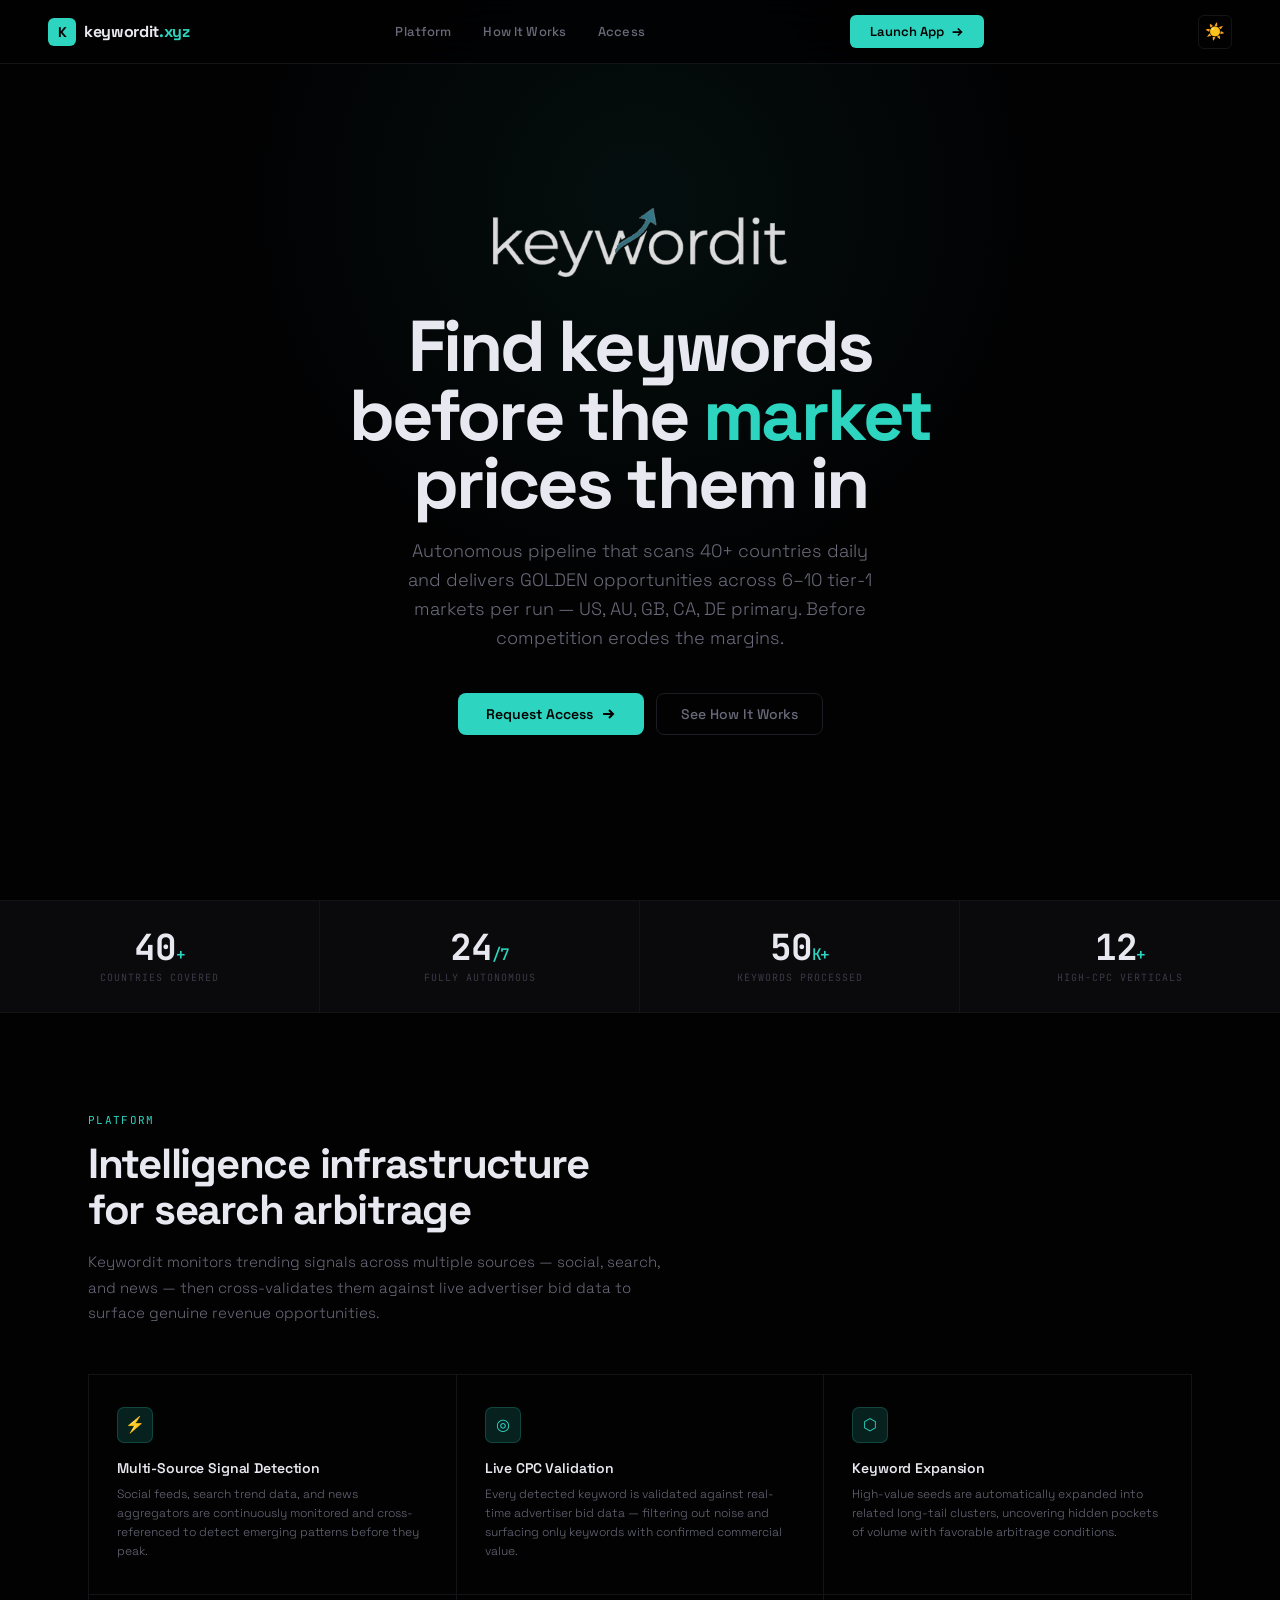
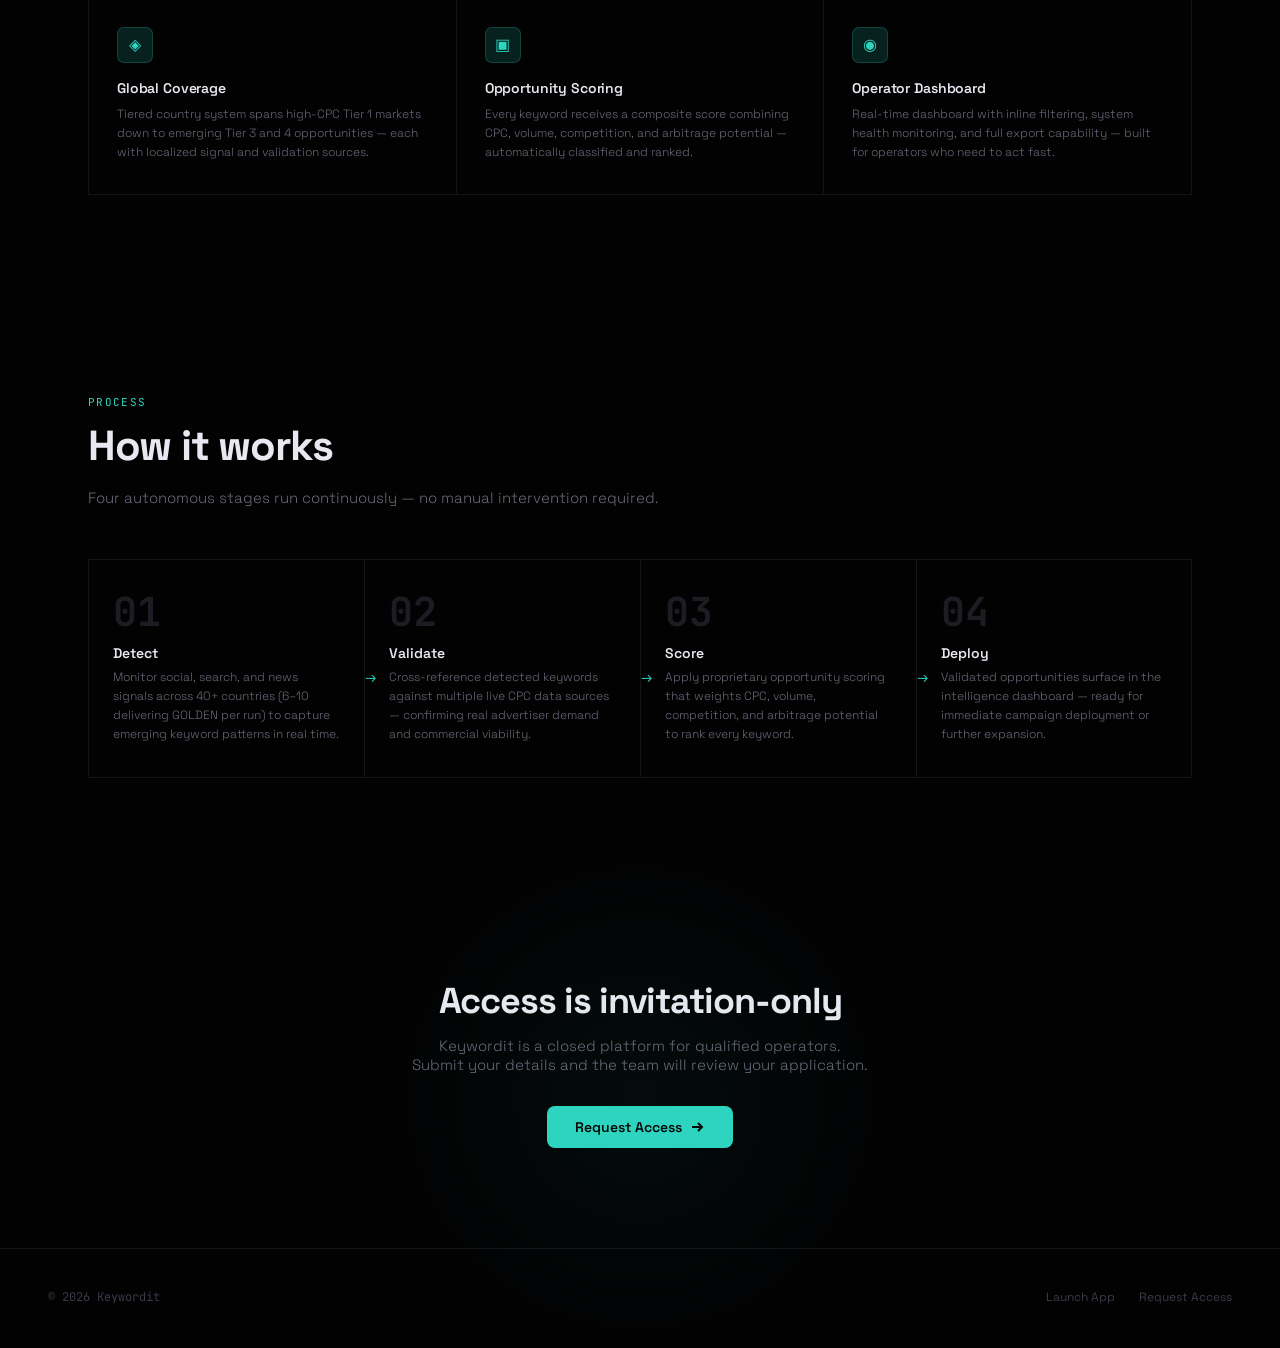
<file: index.html>
<!DOCTYPE html>
<html lang="en" data-theme="dark">
<head>
<meta charset="UTF-8">
<meta name="viewport" content="width=device-width, initial-scale=1.0">
<meta name="description" content="Keywordit — AI-powered media buying arbitrage research dashboard">
<link rel="icon" href="data:image/svg+xml,<svg xmlns='http://www.w3.org/2000/svg' viewBox='0 0 100 100'><text y='.9em' font-size='90'>🔑</text></svg>">
<title>Keywordit — Search Arbitrage Intelligence</title>
<link rel="stylesheet" href="shared/base.css">
<link rel="preconnect" href="https://fonts.googleapis.com">
<link href="https://fonts.googleapis.com/css2?family=Space+Grotesk:wght@300;400;500;600;700&family=JetBrains+Mono:wght@400;500;600;700&display=swap" rel="stylesheet">
<style>
*, *::before, *::after { box-sizing: border-box; margin: 0; padding: 0; }

[data-theme="dark"] {
  --bg: #020203;
  --surface: #0a0a0c;
  --border: #141418;
  --border-light: #1c1c22;
  --text: #e8e8f0;
  --text-dim: #6a6a7a;
  --text-muted: #3a3a48;
  --teal: #2dd4bf;
  --teal-glow: rgba(45,212,191,0.15);
  --teal-glow-strong: rgba(45,212,191,0.25);
  --nav-bg: rgba(2,2,3,0.85);
  --shadow-dropdown: 0 12px 40px rgba(0,0,0,0.7);
}
[data-theme="light"] {
  --bg: #f5f5f7;
  --surface: #ffffff;
  --border: #dcdce4;
  --border-light: #e8e8f0;
  --text: #1a1a2e;
  --text-dim: #5a5a70;
  --text-muted: #9a9ab0;
  --teal: #0d9488;
  --teal-glow: rgba(13,148,136,0.10);
  --teal-glow-strong: rgba(13,148,136,0.18);
  --nav-bg: rgba(245,245,247,0.88);
  --shadow-dropdown: 0 8px 32px rgba(0,0,0,0.10);
}
:root {
  --font: 'Space Grotesk', -apple-system, sans-serif;
  --mono: 'JetBrains Mono', monospace;
}

html { font-size: 16px; scroll-behavior: smooth; }
body {
  font-family: var(--font);
  background: var(--bg);
  color: var(--text);
  overflow-x: hidden;
  -webkit-font-smoothing: antialiased;
  transition: background 0.3s, color 0.3s;
}
a { color: var(--teal); text-decoration: none; }

/* Theme toggle */
.theme-toggle {
  background: transparent;
  border: 1px solid var(--border);
  color: var(--text-dim);
  width: 34px; height: 34px;
  border-radius: 6px;
  display: flex; align-items: center; justify-content: center;
  cursor: pointer; transition: all 0.2s;
  flex-shrink: 0; margin-left: 8px;
}
.theme-toggle:hover { border-color: var(--text-muted); color: var(--text); }
.theme-toggle svg { width: 16px; height: 16px; }
[data-theme="dark"] .theme-toggle .icon-sun { display: block; }
[data-theme="dark"] .theme-toggle .icon-moon { display: none; }
[data-theme="light"] .theme-toggle .icon-sun { display: none; }
[data-theme="light"] .theme-toggle .icon-moon { display: block; }

/* ═══ NAV ═══ */
nav {
  position: fixed; top: 0; left: 0; right: 0; z-index: 100;
  display: flex; align-items: center; justify-content: space-between;
  padding: 0 48px; height: 64px;
  background: var(--nav-bg);
  backdrop-filter: blur(20px);
  border-bottom: 1px solid var(--border);
}
.nav-logo {
  display: flex; align-items: center; gap: 8px;
  font-weight: 700; font-size: 16px; letter-spacing: -0.02em;
}
.nav-logo-icon {
  width: 28px; height: 28px;
  background: var(--teal);
  border-radius: 6px;
  display: flex; align-items: center; justify-content: center;
  color: #000; font-weight: 800; font-size: 14px;
}
.nav-logo-dot { color: var(--teal); }
.nav-links { display: flex; align-items: center; gap: 32px; }
.nav-links a {
  font-size: 13px; color: var(--text-dim); font-weight: 500;
  letter-spacing: 0.01em; transition: color 0.2s;
}
.nav-links a:hover { color: var(--text); }
.btn-launch {
  display: inline-flex; align-items: center; gap: 6px;
  background: var(--teal); color: #000;
  padding: 8px 20px; border-radius: 6px;
  font-size: 13px; font-weight: 600;
  border: none; cursor: pointer; transition: all 0.2s;
}
.btn-launch:hover { box-shadow: 0 0 24px var(--teal-glow-strong); transform: translateY(-1px); }
.btn-launch svg { width: 14px; height: 14px; }

/* ═══ HERO ═══ */
.hero {
  min-height: 100vh;
  display: flex; flex-direction: column;
  align-items: center; justify-content: center;
  text-align: center;
  padding: 120px 24px 80px;
  position: relative; overflow: hidden;
}
.hero::before {
  content: '';
  position: absolute;
  top: -200px; left: 50%; transform: translateX(-50%);
  width: 800px; height: 800px;
  background: radial-gradient(circle, var(--teal-glow) 0%, transparent 70%);
  pointer-events: none; opacity: 0.4;
}
.hero-logo {
  margin-bottom: 32px;
  position: relative;
  line-height: 0;
}
.hero-logo-img {
  width: clamp(200px, 28vw, 300px);
  height: auto;
  max-height: 90px;
  object-fit: contain;
  display: block;
  margin: 0 auto;
}
[data-theme="dark"] .hero-logo-img.for-light { display: none; }
[data-theme="dark"] .hero-logo-img.for-dark { display: block; }
[data-theme="light"] .hero-logo-img.for-light { display: block; }
[data-theme="light"] .hero-logo-img.for-dark { display: none; }
h1 {
  font-size: clamp(36px, 6vw, 72px);
  font-weight: 700; letter-spacing: -0.04em;
  line-height: 0.95; margin-bottom: 20px; position: relative;
}
h1 .accent { color: var(--teal); }
.hero-sub {
  font-size: clamp(15px, 1.8vw, 18px);
  color: var(--text-dim); max-width: 480px;
  line-height: 1.6; font-weight: 300; margin-bottom: 40px;
}
.hero-ctas {
  display: flex; gap: 12px; align-items: center; position: relative;
}
.btn-hero-primary {
  display: inline-flex; align-items: center; gap: 7px;
  background: var(--teal); color: #000;
  padding: 12px 28px; border-radius: 8px;
  font-size: 14px; font-weight: 600;
  border: none; cursor: pointer; transition: all 0.25s;
}
.btn-hero-primary:hover { box-shadow: 0 0 40px var(--teal-glow-strong); transform: translateY(-2px); }
.btn-hero-secondary {
  display: inline-flex; align-items: center;
  background: transparent;
  border: 1px solid var(--border-light);
  color: var(--text-dim);
  padding: 11px 24px; border-radius: 8px;
  font-size: 14px; font-weight: 500;
  cursor: pointer; transition: all 0.2s;
}
.btn-hero-secondary:hover { border-color: var(--text-dim); color: var(--text); }

/* ═══ METRICS BAR — CSS Grid forces horizontal ═══ */
.metrics-bar {
  display: grid;
  grid-template-columns: repeat(4, 1fr);
  border-top: 1px solid var(--border);
  border-bottom: 1px solid var(--border);
  background: var(--surface);
}
.metric-item {
  padding: 28px 24px;
  text-align: center;
  border-right: 1px solid var(--border);
}
.metric-item:last-child { border-right: none; }
.metric-number {
  font-size: 36px; font-weight: 700;
  letter-spacing: -0.03em;
  color: var(--text);
  font-family: var(--mono);
  line-height: 1;
}
.metric-number .unit { font-size: 16px; color: var(--teal); font-weight: 500; }
.metric-label {
  font-size: 10px; color: var(--text-muted);
  text-transform: uppercase; letter-spacing: 0.1em;
  margin-top: 6px; font-family: var(--mono);
}

/* ═══ SECTIONS ═══ */
.section {
  padding: 100px 48px; max-width: 1200px; margin: 0 auto;
}
.section-label {
  font-size: 11px; color: var(--teal);
  text-transform: uppercase; letter-spacing: 0.12em;
  font-family: var(--mono); margin-bottom: 14px;
}
.section-title {
  font-size: clamp(26px, 3.5vw, 42px);
  font-weight: 700; letter-spacing: -0.03em;
  line-height: 1.1; margin-bottom: 16px;
}
.section-desc {
  font-size: 15px; color: var(--text-dim);
  line-height: 1.7; max-width: 580px; font-weight: 300;
}

/* ═══ FEATURES GRID ═══ */
.features-grid {
  display: grid; grid-template-columns: repeat(3, 1fr);
  gap: 1px; background: var(--border);
  border: 1px solid var(--border); margin-top: 48px;
}
.feature-card {
  background: var(--bg); padding: 32px 28px;
  transition: background 0.3s;
}
.feature-card:hover { background: var(--surface); }
.feature-icon {
  width: 36px; height: 36px;
  background: var(--teal-glow);
  border: 1px solid rgba(45,212,191,0.2);
  border-radius: 7px;
  display: flex; align-items: center; justify-content: center;
  margin-bottom: 16px; color: var(--teal); font-size: 16px;
}
.feature-title {
  font-size: 14px; font-weight: 600;
  margin-bottom: 8px; letter-spacing: -0.01em;
}
.feature-desc {
  font-size: 12px; color: var(--text-dim);
  line-height: 1.6; font-weight: 300;
}

/* ═══ STEPS ═══ */
.steps-grid {
  display: grid; grid-template-columns: repeat(4, 1fr);
  gap: 0; margin-top: 48px;
}
.step-card {
  padding: 32px 24px;
  border: 1px solid var(--border); border-right: none;
  position: relative;
}
.step-card:last-child { border-right: 1px solid var(--border); }
.step-number {
  font-size: 40px; font-weight: 700;
  color: var(--border-light); font-family: var(--mono);
  margin-bottom: 12px; line-height: 1;
}
.step-title { font-size: 14px; font-weight: 600; margin-bottom: 6px; }
.step-desc { font-size: 12px; color: var(--text-dim); line-height: 1.6; font-weight: 300; }
.step-connector {
  position: absolute; top: 50%; right: -12px;
  color: var(--teal); font-size: 14px; z-index: 2;
}

/* ═══ CTA ═══ */
.cta-section {
  text-align: center; padding: 100px 48px; position: relative;
}
.cta-section::before {
  content: '';
  position: absolute;
  bottom: -100px; left: 50%; transform: translateX(-50%);
  width: 500px; height: 500px;
  background: radial-gradient(circle, var(--teal-glow) 0%, transparent 70%);
  pointer-events: none; opacity: 0.3;
}
.cta-title {
  font-size: clamp(24px, 3.5vw, 36px);
  font-weight: 700; letter-spacing: -0.03em; margin-bottom: 12px;
}
.cta-desc {
  font-size: 15px; color: var(--text-dim);
  margin-bottom: 32px; font-weight: 300;
}

/* ═══ FOOTER ═══ */
footer {
  border-top: 1px solid var(--border);
  padding: 40px 48px;
  display: flex; align-items: center; justify-content: space-between;
}
.footer-left { font-size: 12px; color: var(--text-muted); font-family: var(--mono); }
.footer-right { display: flex; gap: 24px; }
.footer-right a { font-size: 12px; color: var(--text-muted); transition: color 0.2s; }
.footer-right a:hover { color: var(--text-dim); }

/* ═══ HAMBURGER ═══ */
.hamburger { display: none; background: none; border: none; color: var(--text); font-size: 24px; cursor: pointer; padding: 8px; }

/* ═══ RESPONSIVE ═══ */
@media (max-width: 900px) {
  .hamburger { display: block; }
  .nav-links.open { display: flex !important; flex-direction: column; position: absolute; top: 64px; left: 0; right: 0; background: var(--nav-bg, var(--bg)); padding: 16px; gap: 16px; border-bottom: 1px solid var(--border); }
  nav { padding: 0 20px; }
  .nav-links { display: none; }
  .section { padding: 80px 20px; }
  .features-grid { grid-template-columns: 1fr; }
  .steps-grid { grid-template-columns: 1fr 1fr; }
  .step-card { border-right: 1px solid var(--border) !important; }
  .step-connector { display: none; }
  .metrics-bar { grid-template-columns: repeat(2, 1fr); }
  .metric-item:nth-child(2) { border-right: none; }
  .metric-item:nth-child(1), .metric-item:nth-child(2) { border-bottom: 1px solid var(--border); }
  footer { flex-direction: column; gap: 16px; text-align: center; }
}
@media (max-width: 500px) {
  .steps-grid { grid-template-columns: 1fr; }
  .hero-ctas { flex-direction: column; }
}

/* ═══ ANIMATIONS ═══ */
@keyframes fadeUp {
  from { opacity: 0; transform: translateY(30px); }
  to { opacity: 1; transform: translateY(0); }
}
.hero-logo, h1, .hero-sub, .hero-ctas {
  animation: fadeUp 0.8s ease-out forwards; opacity: 0;
}
h1 { animation-delay: 0.1s; }
.hero-sub { animation-delay: 0.2s; }
.hero-ctas { animation-delay: 0.3s; }

@keyframes pulse {
  0%, 100% { opacity: 1; }
  50% { opacity: 0.4; }
}
</style>
</head>
<body>

<!-- NAV -->
<nav>
  <a href="landing.html" class="nav-logo" style="text-decoration:none;color:inherit;">
    <div class="nav-logo-icon">K</div>
    <span>keywordit<span class="nav-logo-dot">.xyz</span></span>
  </a>
  <button class="hamburger" aria-label="Menu" onclick="document.querySelector('.nav-links').classList.toggle('open')">&#9776;</button>
  <div class="nav-links">
    <a href="#value">Platform</a>
    <a href="#how">How It Works</a>
    <a href="#access">Access</a>
  </div>
  <a href="login.html" class="btn-launch" role="button">
    Launch App
    <svg viewBox="0 0 16 16" fill="none" stroke="currentColor" stroke-width="2"><path d="M3 8h10M9 4l4 4-4 4"/></svg>
  </a>
  <button class="theme-toggle" id="theme-toggle" title="Toggle theme" aria-label="Toggle theme">
    <svg class="icon-sun" viewBox="0 0 20 20" fill="currentColor"><path d="M10 2a1 1 0 011 1v1a1 1 0 11-2 0V3a1 1 0 011-1zm4.22 1.78a1 1 0 011.41 0l.71.71a1 1 0 11-1.41 1.41l-.71-.71a1 1 0 010-1.41zM18 9a1 1 0 110 2h-1a1 1 0 110-2h1zM3 9a1 1 0 110 2H2a1 1 0 110-2h1zm13.93 5.51a1 1 0 01-.02 1.41l-.71.71a1 1 0 11-1.41-1.41l.71-.71a1 1 0 011.43-.01zM4.78 14.78a1 1 0 011.41 0l.01.01a1 1 0 11-1.41 1.41l-.01-.01a1 1 0 010-1.41zM10 14a4 4 0 100-8 4 4 0 000 8zm0-2a2 2 0 110-4 2 2 0 010 4zm0 4a1 1 0 011 1v1a1 1 0 11-2 0v-1a1 1 0 011-1z"/></svg>
    <svg class="icon-moon" viewBox="0 0 20 20" fill="currentColor"><path d="M17.293 13.293A8 8 0 016.707 2.707a8.001 8.001 0 1010.586 10.586z"/></svg>
  </button>
</nav>

<!-- HERO -->
<section class="hero">
  <div class="hero-logo">
    <img src="logo-dark.png" class="hero-logo-img for-dark" alt="keywordit">
    <img src="logo-light.png" class="hero-logo-img for-light" alt="keywordit">
  </div>
  <h1>
    Find keywords<br>
    before the <span class="accent">market</span><br>
    prices them in
  </h1>
  <p class="hero-sub">
    Autonomous pipeline that scans 40+ countries daily and delivers GOLDEN
    opportunities across 6&ndash;10 tier-1 markets per run &mdash; US, AU, GB,
    CA, DE primary. Before competition erodes the margins.
  </p>
  <div class="hero-ctas">
    <a href="login.html?tab=request" class="btn-hero-primary" role="button">
      Request Access
      <svg viewBox="0 0 16 16" fill="none" stroke="currentColor" stroke-width="2" style="width:16px;height:16px"><path d="M3 8h10M9 4l4 4-4 4"/></svg>
    </a>
    <a href="#how" class="btn-hero-secondary" role="button">See How It Works</a>
  </div>
</section>

<!-- METRICS BAR -->
<div class="metrics-bar">
  <div class="metric-item">
    <div class="metric-number">40<span class="unit">+</span></div>
    <div class="metric-label">Countries Covered</div>
  </div>
  <div class="metric-item">
    <div class="metric-number">24<span class="unit">/7</span></div>
    <div class="metric-label">Fully Autonomous</div>
  </div>
  <div class="metric-item">
    <div class="metric-number">50<span class="unit">K+</span></div>
    <div class="metric-label">Keywords Processed</div>
  </div>
  <div class="metric-item">
    <div class="metric-number">12<span class="unit">+</span></div>
    <div class="metric-label">High-CPC Verticals</div>
  </div>
</div>

<!-- VALUE SECTION -->
<section class="section" id="value">
  <div class="section-label">Platform</div>
  <h2 class="section-title">Intelligence infrastructure<br>for search arbitrage</h2>
  <p class="section-desc">
    Keywordit monitors trending signals across multiple sources — social, search, 
    and news — then cross-validates them against live advertiser bid data to surface 
    genuine revenue opportunities.
  </p>

  <div class="features-grid">
    <div class="feature-card">
      <div class="feature-icon">⚡</div>
      <div class="feature-title">Multi-Source Signal Detection</div>
      <div class="feature-desc">Social feeds, search trend data, and news aggregators are continuously monitored and cross-referenced to detect emerging patterns before they peak.</div>
    </div>
    <div class="feature-card">
      <div class="feature-icon">◎</div>
      <div class="feature-title">Live CPC Validation</div>
      <div class="feature-desc">Every detected keyword is validated against real-time advertiser bid data — filtering out noise and surfacing only keywords with confirmed commercial value.</div>
    </div>
    <div class="feature-card">
      <div class="feature-icon">⬡</div>
      <div class="feature-title">Keyword Expansion</div>
      <div class="feature-desc">High-value seeds are automatically expanded into related long-tail clusters, uncovering hidden pockets of volume with favorable arbitrage conditions.</div>
    </div>
    <div class="feature-card">
      <div class="feature-icon">◈</div>
      <div class="feature-title">Global Coverage</div>
      <div class="feature-desc">Tiered country system spans high-CPC Tier 1 markets down to emerging Tier 3 and 4 opportunities — each with localized signal and validation sources.</div>
    </div>
    <div class="feature-card">
      <div class="feature-icon">▣</div>
      <div class="feature-title">Opportunity Scoring</div>
      <div class="feature-desc">Every keyword receives a composite score combining CPC, volume, competition, and arbitrage potential — automatically classified and ranked.</div>
    </div>
    <div class="feature-card">
      <div class="feature-icon">◉</div>
      <div class="feature-title">Operator Dashboard</div>
      <div class="feature-desc">Real-time dashboard with inline filtering, system health monitoring, and full export capability — built for operators who need to act fast.</div>
    </div>
  </div>
</section>

<!-- HOW IT WORKS -->
<section class="section" id="how">
  <div class="section-label">Process</div>
  <h2 class="section-title">How it works</h2>
  <p class="section-desc">
    Four autonomous stages run continuously — no manual intervention required.
  </p>

  <div class="steps-grid">
    <div class="step-card">
      <div class="step-number">01</div>
      <div class="step-title">Detect</div>
      <div class="step-desc">Monitor social, search, and news signals across 40+ countries (6&ndash;10 delivering GOLDEN per run) to capture emerging keyword patterns in real time.</div>
      <span class="step-connector">→</span>
    </div>
    <div class="step-card">
      <div class="step-number">02</div>
      <div class="step-title">Validate</div>
      <div class="step-desc">Cross-reference detected keywords against multiple live CPC data sources — confirming real advertiser demand and commercial viability.</div>
      <span class="step-connector">→</span>
    </div>
    <div class="step-card">
      <div class="step-number">03</div>
      <div class="step-title">Score</div>
      <div class="step-desc">Apply proprietary opportunity scoring that weights CPC, volume, competition, and arbitrage potential to rank every keyword.</div>
      <span class="step-connector">→</span>
    </div>
    <div class="step-card">
      <div class="step-number">04</div>
      <div class="step-title">Deploy</div>
      <div class="step-desc">Validated opportunities surface in the intelligence dashboard — ready for immediate campaign deployment or further expansion.</div>
    </div>
  </div>
</section>

<!-- CTA -->
<section class="cta-section" id="access">
  <h2 class="cta-title">Access is invitation-only</h2>
  <p class="cta-desc">
    Keywordit is a closed platform for qualified operators.<br>
    Submit your details and the team will review your application.
  </p>
  <a href="login.html?tab=request" class="btn-hero-primary" role="button">
    Request Access
    <svg viewBox="0 0 16 16" fill="none" stroke="currentColor" stroke-width="2" style="width:16px;height:16px"><path d="M3 8h10M9 4l4 4-4 4"/></svg>
  </a>
</section>

<!-- FOOTER -->
<footer>
  <div class="footer-left">© 2026 Keywordit</div>
  <div class="footer-right">
    <a href="login.html">Launch App</a>
    <a href="login.html?tab=request">Request Access</a>
  </div>
</footer>

<script src="shared/theme.js"></script>
<script src="shared/palette.js"></script>
</body>
</html>
</file>
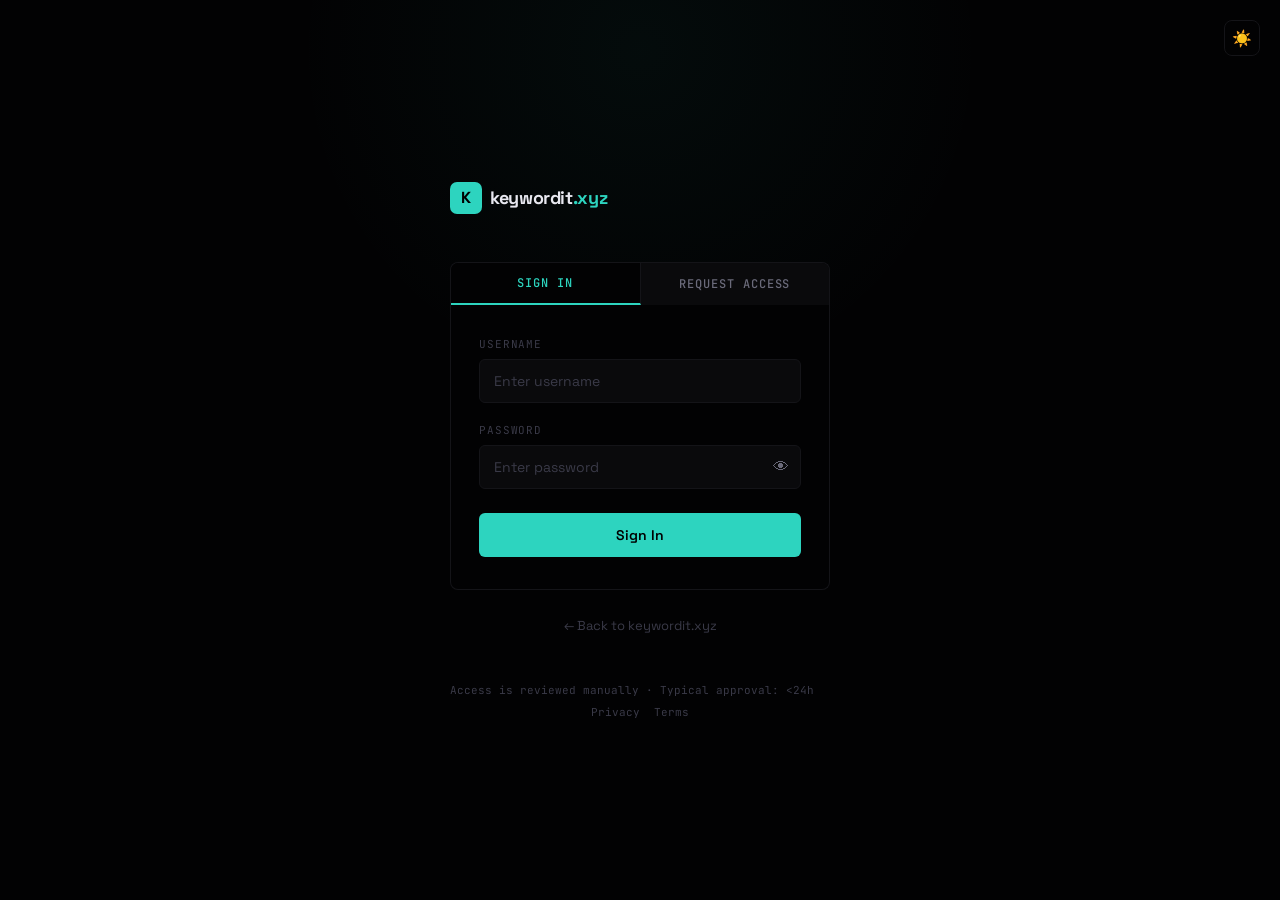
<file: login.html>
<!DOCTYPE html>
<html lang="en" data-theme="dark">
<head>
<meta charset="UTF-8">
<meta name="viewport" content="width=device-width, initial-scale=1.0">
<meta name="description" content="Keywordit — AI-powered media buying arbitrage research dashboard">
<link rel="icon" href="data:image/svg+xml,<svg xmlns='http://www.w3.org/2000/svg' viewBox='0 0 100 100'><text y='.9em' font-size='90'>🔑</text></svg>">
<title>Keywordit · Access</title>
<link rel="stylesheet" href="shared/base.css">
<link rel="preconnect" href="https://fonts.googleapis.com">
<link href="https://fonts.googleapis.com/css2?family=Space+Grotesk:wght@300;400;500;600;700&family=JetBrains+Mono:wght@400;500;600;700&display=swap" rel="stylesheet">
<style>

/* F-053: respect prefers-reduced-motion. Collapses every animation /
   transition / scroll-behavior to ~instant for users who've set the OS
   preference. Spinner-as-static-icon is acceptable because we still have
   aria-busy + disabled state for non-visual feedback. */
@media (prefers-reduced-motion: reduce) {
  *, *::before, *::after {
    animation-duration: 0.01ms !important;
    animation-iteration-count: 1 !important;
    transition-duration: 0.01ms !important;
    scroll-behavior: auto !important;
  }
}
*, *::before, *::after { box-sizing: border-box; margin: 0; padding: 0; }
[data-theme="dark"] {
  --bg: #020203;
  --surface: #0a0a0c;
  --border: #141418;
  --border-light: #1c1c22;
  --text: #e8e8f0;
  --text-dim: #6a6a7a;
  --text-muted: #3a3a48;
  --teal: #2dd4bf;
  --teal-glow: rgba(45,212,191,0.15);
  --red: #ef4444;
  --green: #22c55e;
}
[data-theme="light"] {
  --bg: #f5f5f7;
  --surface: #ffffff;
  --border: #dcdce4;
  --border-light: #e8e8f0;
  --text: #1a1a2e;
  --text-dim: #5a5a70;
  --text-muted: #9a9ab0;
  --teal: #0d9488;
  --teal-glow: rgba(13,148,136,0.10);
  --red: #dc2626;
  --green: #16a34a;
}
:root {
  --font: 'Space Grotesk', -apple-system, sans-serif;
  --mono: 'JetBrains Mono', monospace;
}
html { font-size: 16px; }
body {
  font-family: var(--font);
  background: var(--bg);
  color: var(--text);
  min-height: 100vh;
  display: flex;
  flex-direction: column;
  align-items: center;
  justify-content: center;
  -webkit-font-smoothing: antialiased;
  position: relative;
  overflow-y: auto;
  transition: background 0.3s, color 0.3s;
}
body::before {
  content: '';
  position: absolute;
  top: -300px; left: 50%; transform: translateX(-50%);
  width: 700px; height: 700px;
  background: radial-gradient(circle, var(--teal-glow) 0%, transparent 70%);
  pointer-events: none;
  opacity: 0.3;
}

/* Logo */
.logo-area {
  display: flex; align-items: center; gap: 8px;
  margin-bottom: 48px;
  position: relative;
}
.logo-icon {
  width: 32px; height: 32px;
  background: var(--teal);
  border-radius: 7px;
  display: flex; align-items: center; justify-content: center;
  color: #000; font-weight: 800; font-size: 16px;
}
.logo-text { font-weight: 700; font-size: 18px; letter-spacing: -0.02em; }
.logo-dot { color: var(--teal); }

/* Auth container */
.auth-container {
  width: 380px;
  max-width: 90vw;
  position: relative;
}

/* Tabs */
.auth-tabs {
  display: flex;
  border: 1px solid var(--border);
  border-bottom: none;
  border-radius: 8px 8px 0 0;
  overflow: hidden;
}
.auth-tab {
  flex: 1;
  padding: 12px;
  background: var(--surface);
  border: none;
  color: var(--text-dim);
  font-family: var(--mono);
  font-size: 12px;
  font-weight: 500;
  text-transform: uppercase;
  letter-spacing: 0.08em;
  cursor: pointer;
  transition: all 0.2s;
  border-right: 1px solid var(--border);
}
.auth-tab:last-child { border-right: none; }
.auth-tab:hover { color: var(--text); }
.auth-tab.active {
  background: var(--bg);
  color: var(--teal);
  border-bottom: 2px solid var(--teal);
}

/* Form panels */
.auth-panel {
  display: none;
  background: var(--bg);
  border: 1px solid var(--border);
  border-top: none;
  border-radius: 0 0 8px 8px;
  padding: 32px 28px;
}
.auth-panel.active { display: block; }

.form-group {
  margin-bottom: 20px;
}
.form-label {
  display: block;
  font-size: 11px;
  color: var(--text-muted);
  text-transform: uppercase;
  letter-spacing: 0.08em;
  font-family: var(--mono);
  margin-bottom: 8px;
}
.form-input {
  width: 100%;
  background: var(--surface);
  border: 1px solid var(--border);
  color: var(--text);
  padding: 12px 14px;
  border-radius: 6px;
  font-size: 14px;
  font-family: var(--font);
  outline: none;
  transition: border-color 0.2s;
}
.form-input:focus { border-color: var(--teal); }
.form-input::placeholder { color: var(--text-muted); }

.form-textarea {
  width: 100%;
  background: var(--surface);
  border: 1px solid var(--border);
  color: var(--text);
  padding: 12px 14px;
  border-radius: 6px;
  font-size: 13px;
  font-family: var(--font);
  outline: none;
  transition: border-color 0.2s;
  resize: vertical;
  min-height: 60px;
}
.form-textarea:focus { border-color: var(--teal); }
.form-textarea::placeholder { color: var(--text-muted); }

.btn-submit {
  width: 100%;
  background: var(--teal);
  border: none;
  color: #000;
  padding: 13px;
  border-radius: 6px;
  font-size: 14px;
  font-weight: 600;
  font-family: var(--font);
  cursor: pointer;
  transition: all 0.2s;
  margin-top: 4px;
}
.btn-submit:hover { box-shadow: 0 0 24px var(--teal-glow); }
.btn-submit:disabled { opacity: 0.5; cursor: default; }

/* Messages */
.msg {
  padding: 10px 14px;
  border-radius: 6px;
  font-size: 13px;
  margin-bottom: 16px;
  display: none;
}
.msg.error { display: block; background: rgba(239,68,68,0.1); border: 1px solid rgba(239,68,68,0.2); color: #f87171; }
.msg.success { display: block; background: rgba(34,197,94,0.1); border: 1px solid rgba(34,197,94,0.2); color: #4ade80; }
.msg.info { display: block; background: var(--teal-glow); border: 1px solid rgba(45,212,191,0.2); color: var(--teal); }

/* Back link */
.back-link {
  margin-top: 24px;
  text-align: center;
}
.back-link a {
  font-size: 13px;
  color: var(--text-muted);
  text-decoration: none;
  transition: color 0.2s;
}
.back-link a:hover { color: var(--text-dim); }

/* Footer */
.login-footer {
  margin-top: 48px;
  font-size: 11px;
  color: var(--text-muted);
  font-family: var(--mono);
}
/* F-022: legal-links row. Privacy/Terms live on the marketing site
   (keywordit.xyz/gh-pages), so links are absolute, not relative. */
.login-footer-links {
  margin-top: 8px;
  font-size: 11px;
  font-family: var(--mono);
  display: flex;
  gap: 14px;
  justify-content: center;
  flex-wrap: wrap;
}
.login-footer-links a {
  color: var(--text-muted);
  text-decoration: none;
}
.login-footer-links a:hover,
.login-footer-links a:focus { color: var(--text-dim); text-decoration: underline; }

@keyframes fadeIn {
  from { opacity: 0; transform: translateY(16px); }
  to { opacity: 1; transform: translateY(0); }
}
.logo-area, .auth-container, .back-link, .login-footer {
  animation: fadeIn 0.6s ease-out forwards;
  opacity: 0;
}
.auth-container { animation-delay: 0.1s; }
.back-link { animation-delay: 0.2s; }
.login-footer { animation-delay: 0.25s; }

/* Theme toggle */
.theme-toggle {
  position: fixed; top: 20px; right: 20px;
  background: transparent;
  border: 1px solid var(--border);
  color: var(--text-dim);
  width: 36px; height: 36px;
  border-radius: 8px;
  display: flex; align-items: center; justify-content: center;
  cursor: pointer; z-index: 100;
  transition: all 0.2s;
}
.theme-toggle:hover { border-color: var(--text-muted); color: var(--text); }
.theme-toggle svg { width: 16px; height: 16px; }
[data-theme="dark"] .theme-toggle .icon-sun { display: block; }
[data-theme="dark"] .theme-toggle .icon-moon { display: none; }
[data-theme="light"] .theme-toggle .icon-sun { display: none; }
[data-theme="light"] .theme-toggle .icon-moon { display: block; }

/* F-018: inline per-field error message. Hidden by default; .visible reveals.
   Pairs with aria-invalid="true" set by validateRequest() on submit. */
.field-error {
  display: none;
  font-size: 12px;
  color: var(--red);
  margin-top: 4px;
  font-family: var(--font);
  line-height: 1.3;
}
.field-error.visible { display: block; }
.form-input[aria-invalid="true"],
.form-textarea[aria-invalid="true"] {
  border-color: var(--red);
}

/* F-019: success confirmation block. Only shown after a Request Access
   POST resolves; replaces the form area inside #panel-request. role="status"
   alone (NO aria-live) — role implies polite live; doubling causes
   double-announcement (Wave 3 antipattern lesson). */
.confirm-block {
  background: rgba(34,197,94,0.08);
  border: 1px solid rgba(34,197,94,0.25);
  border-radius: 8px;
  padding: 20px 24px;
  font-size: 14px;
  color: var(--text);
  line-height: 1.55;
  margin-top: 12px;
}
.confirm-block .confirm-title {
  font-size: 15px; font-weight: 600;
  color: var(--green);
  margin-bottom: 10px;
  display: flex; align-items: center; gap: 8px;
}
.confirm-block strong {
  color: var(--text);
  font-weight: 600;
}

/* F-002: submit-button busy state — inline spinner + dimmed label.
   Pairs with aria-busy="true" set by setBtnBusy() in JS. */
.btn-busy { cursor: wait; opacity: 0.85; }
.btn-busy::before {
  content: ''; display: inline-block;
  width: 12px; height: 12px; margin-right: 8px; vertical-align: -2px;
  border: 2px solid currentColor; border-top-color: transparent;
  border-radius: 50%;
  animation: btn-spin 0.7s linear infinite;
}
@keyframes btn-spin { to { transform: rotate(360deg); } }

/* F-005: visually-hidden utility for sr-only headings. */
.sr-only {
  position: absolute; width: 1px; height: 1px;
  padding: 0; margin: -1px; overflow: hidden; clip: rect(0,0,0,0);
  white-space: nowrap; border: 0;
}

/* Skip-link CSS — keep in sync with other pages until shared/skip-link.css exists (Wave 4 candidate). */
.skip-link {
  position: absolute; top: -40px; left: 8px;
  padding: 8px 14px;
  background: var(--accent, #4f46e5); color: #fff;
  font-family: var(--font-mono, monospace); font-size: 12px;
  border-radius: 4px; text-decoration: none;
  z-index: 10000;
}
.skip-link:focus { top: 8px; outline: 2px solid #fff; outline-offset: 2px; }
</style>
</head>
<body>

<!-- F-051: skip-link. First focusable element; visible only on keyboard focus. -->
<a href="#main-content" class="skip-link">Skip to main content</a>

<button class="theme-toggle" id="theme-toggle" title="Toggle theme" aria-label="Toggle theme">
  <svg class="icon-sun" aria-hidden="true" viewBox="0 0 20 20" fill="currentColor"><path d="M10 2a1 1 0 011 1v1a1 1 0 11-2 0V3a1 1 0 011-1zm4.22 1.78a1 1 0 011.41 0l.71.71a1 1 0 11-1.41 1.41l-.71-.71a1 1 0 010-1.41zM18 9a1 1 0 110 2h-1a1 1 0 110-2h1zM3 9a1 1 0 110 2H2a1 1 0 110-2h1zm13.93 5.51a1 1 0 01-.02 1.41l-.71.71a1 1 0 11-1.41-1.41l.71-.71a1 1 0 011.43-.01zM4.78 14.78a1 1 0 011.41 0l.01.01a1 1 0 11-1.41 1.41l-.01-.01a1 1 0 010-1.41zM10 14a4 4 0 100-8 4 4 0 000 8zm0-2a2 2 0 110-4 2 2 0 010 4zm0 4a1 1 0 011 1v1a1 1 0 11-2 0v-1a1 1 0 011-1z"/></svg>
  <svg class="icon-moon" aria-hidden="true" viewBox="0 0 20 20" fill="currentColor"><path d="M17.293 13.293A8 8 0 016.707 2.707a8.001 8.001 0 1010.586 10.586z"/></svg>
</button>

<main id="main-content" tabindex="-1">

<h1 class="sr-only">Sign in to Keywordit</h1>

<div class="logo-area">
  <div class="logo-icon">K</div>
  <span class="logo-text">keywordit<span class="logo-dot">.xyz</span></span>
</div>

<div class="auth-container">
  <div class="auth-tabs" role="tablist" aria-label="Authentication mode">
    <button class="auth-tab active" id="tab-login" onclick="switchTab('login')" role="tab" aria-selected="true" aria-controls="panel-login" tabindex="0">Sign In</button>
    <button class="auth-tab" id="tab-request" onclick="switchTab('request')" role="tab" aria-selected="false" aria-controls="panel-request" tabindex="-1">Request Access</button>
  </div>

  <!-- LOGIN -->
  <div class="auth-panel active" id="panel-login" role="tabpanel" aria-labelledby="tab-login">
    <h2 class="sr-only">Sign in</h2>
    <div class="msg" id="login-msg" role="alert"></div>
    <form id="form-login">
      <div class="form-group">
        <label class="form-label" for="login-user">Username</label>
        <input class="form-input" type="text" id="login-user" placeholder="Enter username" autocomplete="username" required aria-required="true">
      </div>
      <div class="form-group">
        <label class="form-label" for="login-pass">Password</label>
        <div style="position:relative;">
          <input class="form-input" type="password" id="login-pass" placeholder="Enter password" autocomplete="current-password" style="padding-right:40px;" required aria-required="true">
          <button type="button" onclick="togglePassVis('login-pass', this)" style="position:absolute;right:8px;top:50%;transform:translateY(-50%);background:none;border:none;color:var(--text-dim);cursor:pointer;font-size:16px;padding:4px;" title="Show password" aria-label="Toggle password visibility">&#128065;</button>
        </div>
      </div>
      <button type="submit" class="btn-submit" id="login-btn">Sign In</button>
    </form>
  </div>

  <!-- REQUEST ACCESS -->
  <div class="auth-panel" id="panel-request" role="tabpanel" aria-labelledby="tab-request">
    <h2 class="sr-only">Request access</h2>
    <div class="msg" id="request-msg"></div>
    <form id="form-request">
      <div class="form-group">
        <label class="form-label" for="req-name">Full Name</label>
        <input class="form-input" type="text" id="req-name" placeholder="Your name" autocomplete="name" required aria-required="true" aria-describedby="req-name-err">
        <span class="field-error" id="req-name-err"></span>
      </div>
      <div class="form-group">
        <label class="form-label" for="req-email">Email</label>
        <input class="form-input" type="email" id="req-email" placeholder="you@company.com" autocomplete="email" required aria-required="true" aria-describedby="req-email-err">
        <span class="field-error" id="req-email-err"></span>
      </div>
      <div class="form-group">
        <label class="form-label" for="req-company">Company / Project</label>
        <input class="form-input" type="text" id="req-company" placeholder="Company name" autocomplete="organization">
      </div>
      <div class="form-group">
        <label class="form-label" for="req-reason">Why do you want access?</label>
        <textarea class="form-textarea" id="req-reason" placeholder="Brief description of your use case..."></textarea>
      </div>
      <div class="form-group">
        <label class="form-label" for="req-username">Preferred Username</label>
        <input class="form-input" type="text" id="req-username" placeholder="Choose a username" autocomplete="username" required aria-required="true" aria-describedby="req-username-err">
        <span class="field-error" id="req-username-err"></span>
      </div>
      <div class="form-group">
        <label class="form-label" for="req-pass">Password</label>
        <input class="form-input" type="password" id="req-pass" placeholder="Min 10 characters" autocomplete="new-password" required aria-required="true" aria-describedby="req-pass-err">
        <span class="field-error" id="req-pass-err"></span>
      </div>
      <button type="submit" class="btn-submit" id="request-btn">Submit Request</button>
    </form>
  </div>
</div>

<div class="back-link">
  <a href="index.html">← Back to keywordit.xyz</a>
</div>

<div class="login-footer">Access is reviewed manually · Typical approval: &lt;24h</div>
<div class="login-footer-links">
  <a href="https://keywordit.xyz/privacy.html">Privacy</a>
  <a href="https://keywordit.xyz/terms.html">Terms</a>
</div>

</main>

<script src="shared/theme.js"></script>
<script src="shared/palette.js"></script>
<script src="shared/auth.js"></script>
<script>
// Auth is handled by shared/auth.js (JWT backend)

function switchTab(tab) {
  document.querySelectorAll('.auth-tab').forEach(t => {
    t.classList.remove('active');
    // F-048: keep aria-selected + tabindex in sync with .active so the
    // ARIA state matches the visual state.
    t.setAttribute('aria-selected', 'false');
    t.setAttribute('tabindex', '-1');
  });
  document.querySelectorAll('.auth-panel').forEach(p => p.classList.remove('active'));
  const activeTab = document.getElementById('tab-' + tab);
  activeTab.classList.add('active');
  activeTab.setAttribute('aria-selected', 'true');
  activeTab.setAttribute('tabindex', '0');
  document.getElementById('panel-' + tab).classList.add('active');
  // Clear messages
  document.querySelectorAll('.msg').forEach(m => { m.className = 'msg'; m.textContent = ''; });
  // Re-enable request button in case it was disabled after a previous submission
  document.getElementById('request-btn').disabled = false;
  document.getElementById('request-btn').textContent = 'Submit Request';
}

// F-048: arrow-key navigation on the tablist with automatic activation.
// Guard: only handle arrows when the event originates on a tab itself,
// so typing arrows inside username / password / textarea inputs doesn't
// steal focus to the tabs.
(function() {
  const tablist = document.querySelector('.auth-tabs[role="tablist"]');
  if (!tablist) return;
  const tabs = Array.from(tablist.querySelectorAll('[role="tab"]'));
  tablist.addEventListener('keydown', e => {
    if (!e.target.matches('[role="tab"]')) return;
    const i = tabs.indexOf(e.target);
    if (i < 0) return;
    let next = -1;
    if (e.key === 'ArrowRight') next = (i + 1) % tabs.length;
    else if (e.key === 'ArrowLeft') next = (i - 1 + tabs.length) % tabs.length;
    else if (e.key === 'Home') next = 0;
    else if (e.key === 'End') next = tabs.length - 1;
    if (next >= 0) {
      e.preventDefault();
      // Automatic activation (focus = activate). Derive the tab key from id
      // ("tab-login" -> "login") and call the existing switchTab() so all
      // ARIA state, panel visibility, and message-clearing stay together
      // in one code path.
      const tabKey = tabs[next].id.replace(/^tab-/, '');
      switchTab(tabKey);
      tabs[next].focus();
    }
  });
})();

function showMsg(id, type, text) {
  const el = document.getElementById(id);
  el.className = 'msg ' + type;
  el.textContent = text;
}

// F-002: shared busy-state helper for the submit buttons. Toggles the
// inline spinner CSS class, the disabled property (so accidental
// double-submit is prevented), and aria-busy for screen readers.
// Stashes the original button text on the element so restore is exact.
function setBtnBusy(btn, busy, busyText) {
  if (!btn) return;
  if (busy) {
    if (btn._origText == null) btn._origText = btn.textContent;
    btn.textContent = busyText || btn._origText;
    btn.disabled = true;
    btn.setAttribute('aria-busy', 'true');
    btn.classList.add('btn-busy');
  } else {
    btn.disabled = false;
    btn.removeAttribute('aria-busy');
    btn.classList.remove('btn-busy');
    if (btn._origText) { btn.textContent = btn._origText; btn._origText = null; }
  }
}

async function doLogin() {
  const user = document.getElementById('login-user').value.trim().toLowerCase();
  const pass = document.getElementById('login-pass').value;
  if (!user || !pass) { showMsg('login-msg', 'error', 'Please enter both fields.'); return; }

  const btn = document.getElementById('login-btn');
  showMsg('login-msg', 'info', 'Signing in...');
  setBtnBusy(btn, true, 'Signing in…');
  try {
    await auth.login(user, pass);
    showMsg('login-msg', 'success', 'Authenticated. Redirecting...');
    // Leave the button in busy state through the redirect so it doesn't
    // visually "snap back" before the navigation completes.
    setTimeout(() => { window.location.href = 'dashboard.html'; }, 600);
  } catch(e) {
    setBtnBusy(btn, false);
    showMsg('login-msg', 'error', e.message || 'Login failed.');
  }
}

// F-018: per-field error helpers. Toggles aria-invalid + the visible
// .field-error span sourced from the matching <span id="<input>-err">.
// textContent (never innerHTML) so server-supplied error strings can't
// inject markup.
function setFieldError(inputId, message) {
  const input = document.getElementById(inputId);
  const errEl = document.getElementById(inputId + '-err');
  if (!input || !errEl) return;
  if (message) {
    input.setAttribute('aria-invalid', 'true');
    errEl.textContent = message;
    errEl.classList.add('visible');
  } else {
    input.removeAttribute('aria-invalid');
    errEl.textContent = '';
    errEl.classList.remove('visible');
  }
}
function clearAllRequestErrors() {
  ['req-name','req-email','req-username','req-pass'].forEach(id => setFieldError(id, ''));
}

// F-019: render the post-submit confirmation block. Replaces the form
// inside #panel-request with a role="status" block. textContent on the
// email span so anything the user typed can't inject markup.
function showRequestSubmitted(email) {
  const panel = document.getElementById('panel-request');
  if (!panel) return;
  const form = document.getElementById('form-request');
  if (form) form.remove();
  const block = document.createElement('div');
  block.className = 'confirm-block';
  block.id = 'request-confirm';
  block.setAttribute('role', 'status');  // implies aria-live="polite" — do NOT also set aria-live
  block.innerHTML =
    '<div class="confirm-title"><span aria-hidden="true">✓</span><span>Request submitted</span></div>' +
    '<div>We\'ll review your access request within 24 hours and email approval to ' +
    '<strong id="confirm-email"></strong>. Check your spam folder if you don\'t hear back. You can close this tab.</div>';
  panel.appendChild(block);
  // textContent on the user-supplied email so any HTML/special chars don't render.
  document.getElementById('confirm-email').textContent = email;
}

async function doRequest() {
  const name = document.getElementById('req-name').value.trim();
  const email = document.getElementById('req-email').value.trim();
  const company = document.getElementById('req-company').value.trim();
  const reason = document.getElementById('req-reason').value.trim();
  const username = document.getElementById('req-username').value.trim().toLowerCase();
  const pass = document.getElementById('req-pass') ? document.getElementById('req-pass').value : '';

  // F-018: per-field validation on submit. Collect all errors first so the
  // user sees the full picture, then focus the first invalid field. The
  // submit button stays ENABLED throughout (a11y antipattern to disable it
  // while the form is invalid — APG recommends submit-then-validate).
  clearAllRequestErrors();
  const errors = [];
  if (!name)                           errors.push(['req-name',     'This field is required']);
  if (!email)                          errors.push(['req-email',    'This field is required']);
  else if (!/^[^@\s]+@[^@\s]+\.[^@\s]+$/.test(email))
                                       errors.push(['req-email',    'Please enter a valid email address']);
  if (!username)                       errors.push(['req-username', 'This field is required']);
  else if (username.length < 3)        errors.push(['req-username', 'Username must be at least 3 characters']);
  if (!pass)                           errors.push(['req-pass',     'This field is required']);
  else if (pass.length < 10)           errors.push(['req-pass',     'Password must be at least 10 characters']);

  if (errors.length) {
    errors.forEach(([id, msg]) => setFieldError(id, msg));
    document.getElementById(errors[0][0]).focus();
    return;
  }

  const reqBtn = document.getElementById('request-btn');
  showMsg('request-msg', 'info', 'Submitting...');
  setBtnBusy(reqBtn, true, 'Submitting…');
  try {
    await auth.register({ username: username, password: pass, email: email, name: name });
    // F-019: replace the whole request form with a styled confirmation
    // block (role="status" only, no aria-live — role already implies
    // polite-live; doubling causes double-announcement).
    showMsg('request-msg', '', '');
    showRequestSubmitted(email);
  } catch(e) {
    setBtnBusy(reqBtn, false);
    // F-018: route server errors to the matching field where possible so the
    // user sees them in context. textContent (in setFieldError) prevents any
    // HTML in the server string from being injected.
    const msg = e.message || 'Registration failed.';
    const lowered = msg.toLowerCase();
    if (lowered.includes('username') && (lowered.includes('taken') || lowered.includes('already'))) {
      setFieldError('req-username', 'This username is already taken — try another');
      document.getElementById('req-username').focus();
    } else if (lowered.includes('password')) {
      setFieldError('req-pass', msg);
      document.getElementById('req-pass').focus();
    } else if (lowered.includes('email')) {
      setFieldError('req-email', msg);
      document.getElementById('req-email').focus();
    } else {
      showMsg('request-msg', 'error', msg);
    }
  }
}

// F-018: clear field errors on input so the form feels responsive — a typed
// character means the user is fixing the problem; don't keep yelling at them.
['req-name','req-email','req-username','req-pass'].forEach(id => {
  const el = document.getElementById(id);
  if (el) el.addEventListener('input', () => setFieldError(id, ''));
});

// Password visibility toggle
function togglePassVis(inputId, btn) {
  const inp = document.getElementById(inputId);
  if (inp.type === 'password') { inp.type = 'text'; btn.title = 'Hide password'; }
  else { inp.type = 'password'; btn.title = 'Show password'; }
}

// Auto-redirect if already authenticated
(function() {
  var sess = checkSession();
  if (sess.valid) {
    window.location.href = 'dashboard.html';
    return;
  }

  // Auto-select tab from URL param (?tab=request)
  const params = new URLSearchParams(window.location.search);
  if (params.get('tab') === 'request') {
    switchTab('request');
  }
})();

// F-006: form submit binding. Replaces the prior button onclick + per-input
// Enter keydown listeners. Native <form> submit handles Enter in any field
// and click on the submit button uniformly. preventDefault() blocks the
// browser's GET-with-query-string default and lets the existing
// doLogin/doRequest handlers run.
document.getElementById('form-login').addEventListener('submit', e => {
  e.preventDefault();
  doLogin();
});
document.getElementById('form-request').addEventListener('submit', e => {
  e.preventDefault();
  doRequest();
});

</script>
</body>
</html>
</file>
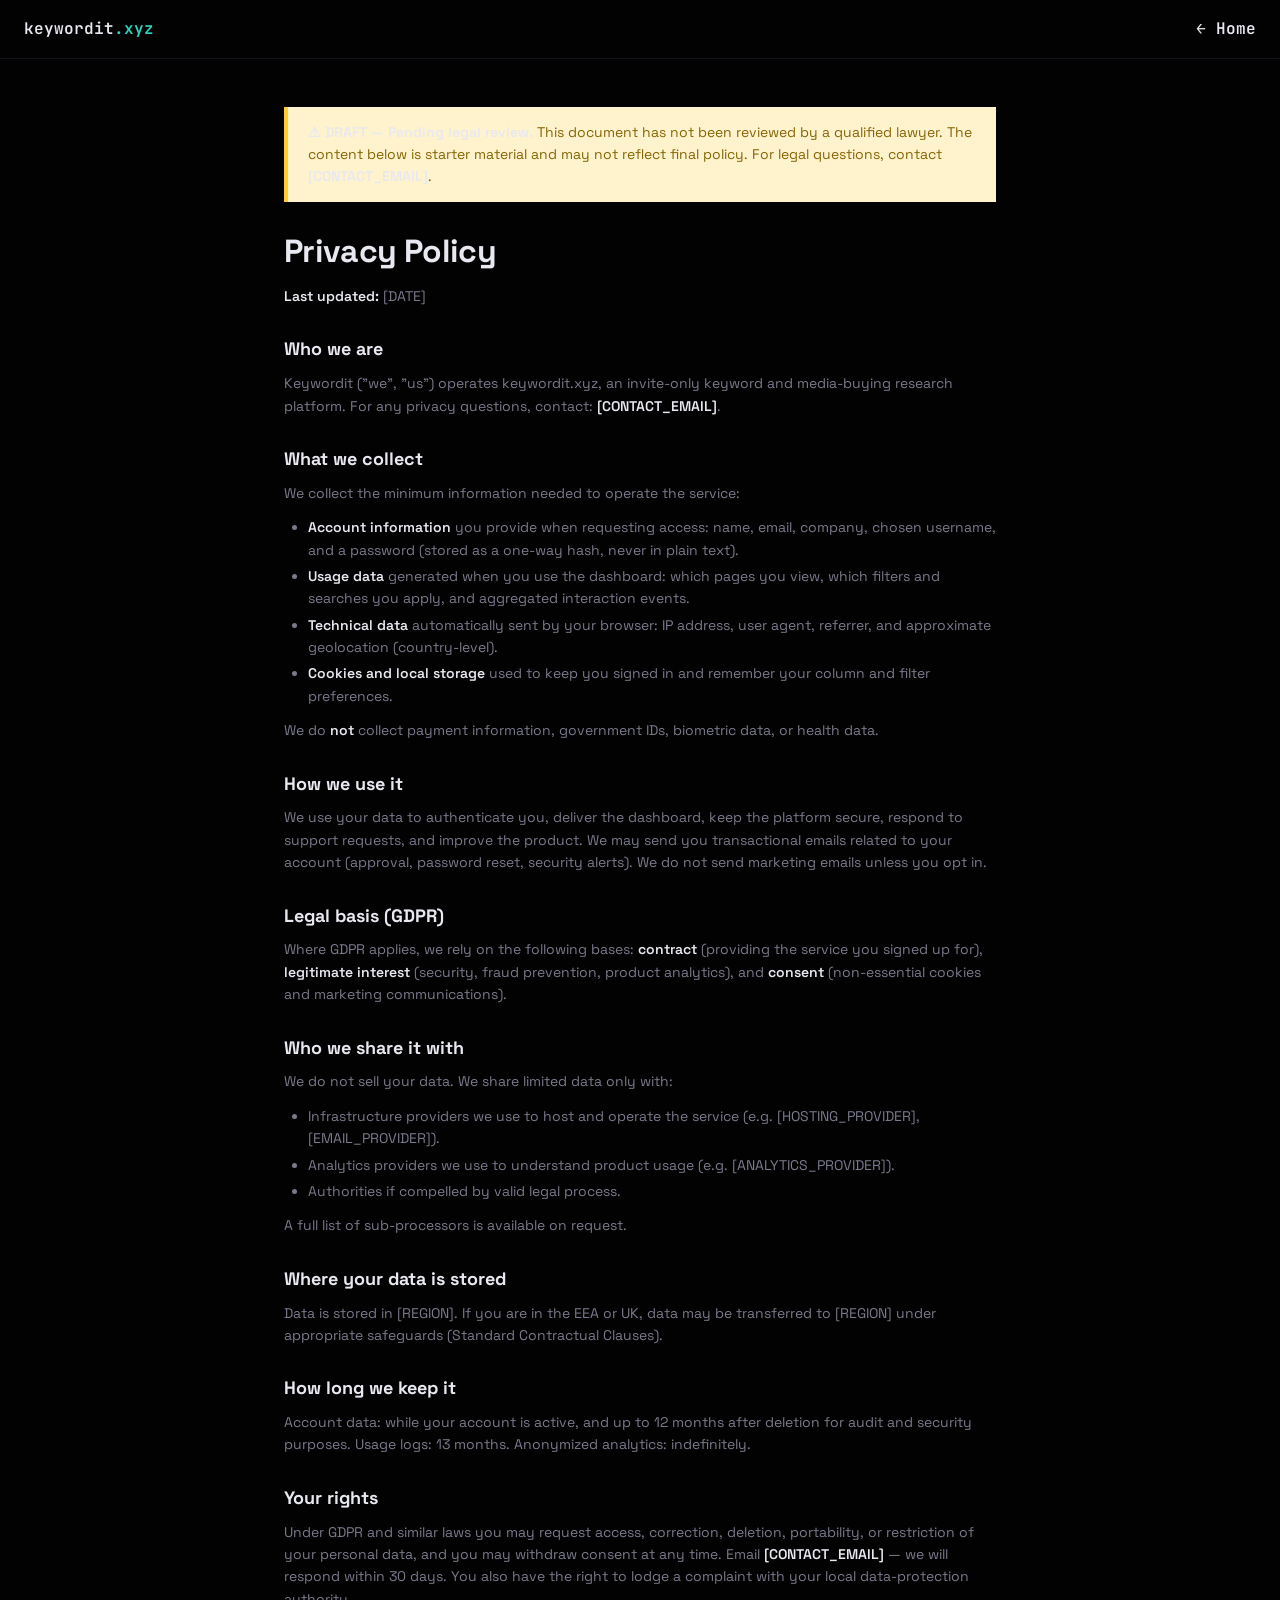
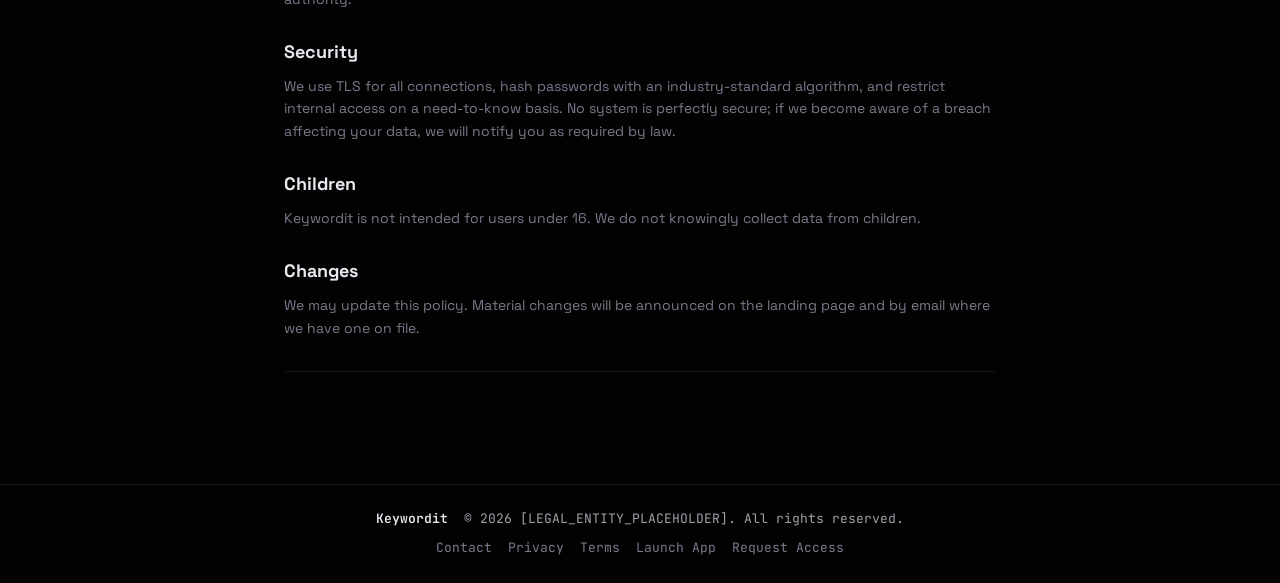
<file: privacy.html>
<!DOCTYPE html>
<html lang="en" data-theme="dark">
<head>
<meta charset="UTF-8">
<meta name="viewport" content="width=device-width, initial-scale=1.0">
<meta name="description" content="Keywordit privacy policy — DRAFT, pending legal review.">
<link rel="icon" href="data:image/svg+xml,<svg xmlns='http://www.w3.org/2000/svg' viewBox='0 0 100 100'><text y='.9em' font-size='90'>🔑</text></svg>">
<title>Keywordit — Privacy Policy</title>

<meta property="og:title" content="Keywordit — Privacy Policy">
<meta property="og:description" content="DRAFT privacy policy for Keywordit, pending legal review.">
<meta property="og:type" content="website">
<meta property="og:url" content="https://keywordit.xyz/privacy.html">
<meta property="og:image" content="https://keywordit.xyz/og-image.png">

<link rel="stylesheet" href="shared/base.css">
<link rel="preconnect" href="https://fonts.googleapis.com">
<link href="https://fonts.googleapis.com/css2?family=Space+Grotesk:wght@300;400;500;600;700&family=JetBrains+Mono:wght@400;500;600;700&display=swap" rel="stylesheet">
<style>
/* F-053: respect prefers-reduced-motion. */
@media (prefers-reduced-motion: reduce) {
  *, *::before, *::after {
    animation-duration: 0.01ms !important;
    animation-iteration-count: 1 !important;
    transition-duration: 0.01ms !important;
    scroll-behavior: auto !important;
  }
}

[data-theme="dark"] {
  --bg: #020203; --surface: #080810; --text: #e8e8f0; --text-dim: #7a7a8c; --text-muted: #a0a0aa;
  --border: #14141c; --accent: #2dd4bf;
}
[data-theme="light"] {
  --bg: #f5f5f7; --surface: #ffffff; --text: #1a1a2e; --text-dim: #5a5a70; --text-muted: #8a8a9a;
  --border: #dcdce4; --accent: #0d9488;
}
:root { --font: 'Space Grotesk', -apple-system, sans-serif; --mono: 'JetBrains Mono', monospace; }
*, *::before, *::after { box-sizing: border-box; margin: 0; padding: 0; }
body {
  font-family: var(--font); background: var(--bg); color: var(--text);
  min-height: 100vh; -webkit-font-smoothing: antialiased; line-height: 1.6;
}

/* Skip-link CSS — keep in sync with other pages. Wave 4 candidate refactor: shared/skip-link.css */
.skip-link {
  position: absolute; top: -40px; left: 8px;
  padding: 8px 14px;
  background: var(--accent, #2dd4bf); color: #000;
  font-family: var(--mono, monospace); font-size: 12px;
  border-radius: 4px; text-decoration: none;
  z-index: 10000;
}
.skip-link:focus { top: 8px; outline: 2px solid var(--text, #e8e8f0); outline-offset: 2px; }
#main-content:focus { outline: none; }

main {
  max-width: 760px; margin: 0 auto; padding: 48px 24px 80px;
}
main h1 { font-size: 32px; margin-bottom: 8px; letter-spacing: -0.02em; }
main h2 { font-size: 18px; margin-top: 28px; margin-bottom: 8px; color: var(--text); }
main p, main ul, main ol { font-size: 14px; color: var(--text-dim); margin-bottom: 12px; }
main ul, main ol { padding-left: 24px; }
main li { margin-bottom: 4px; }
main strong { color: var(--text); font-weight: 600; }
main a { color: var(--accent); text-decoration: underline; }
main hr { border: none; border-top: 1px solid var(--border); margin: 32px 0; }

/* F-016: DRAFT banner. role="status" (NOT role="alert" — no every-page-load
   announcement). Visible-amber styling regardless of theme so reviewers can't
   miss it. */
.draft-banner {
  background: #fff3cd; color: #856404;
  border-left: 4px solid #ffcc33;
  padding: 14px 20px; margin: 0 0 24px 0; font-size: 14px;
}

/* F-022: footer with bracketed placeholders. Reviewers must replace before
   announcing. Color contrast via design tokens — must pass 4.5:1 on bg. */
footer {
  border-top: 1px solid var(--border);
  padding: 24px;
  font-size: 13px;
  color: var(--text-muted);
  font-family: var(--mono);
  display: flex; flex-direction: column; gap: 8px; align-items: center;
}
.footer-row { display: flex; gap: 16px; flex-wrap: wrap; justify-content: center; }
.footer-row a { color: var(--text-dim); text-decoration: none; }
.footer-row a:hover { color: var(--text); }
.footer-brand { color: var(--text); font-weight: 600; }

/* F-020: tap-target minimum 44×44 (WCAG 2.5.5). */
a[role="button"], button, input[type="button"], input[type="submit"] {
  min-width: 44px;
  min-height: 44px;
}

nav.topbar {
  display: flex; justify-content: space-between; align-items: center;
  padding: 16px 24px; border-bottom: 1px solid var(--border);
}
nav.topbar a { color: var(--text); text-decoration: none; font-weight: 600; font-family: var(--mono); }
</style>
</head>
<body>

<a href="#main-content" class="skip-link">Skip to main content</a>

<nav class="topbar">
  <a href="/index.html">keywordit<span style="color:var(--accent)">.xyz</span></a>
  <a href="/index.html">← Home</a>
</nav>

<main id="main-content" tabindex="-1">

<div class="draft-banner" role="status">
  <strong>⚠ DRAFT — Pending legal review.</strong>
  This document has not been reviewed by a qualified lawyer. The content below is starter material and may not reflect final policy. For legal questions, contact <strong>[CONTACT_EMAIL]</strong>.
</div>

<h1>Privacy Policy</h1>
<p><strong>Last updated:</strong> [DATE]</p>
<h2>Who we are</h2>
<p>Keywordit ("we", "us") operates keywordit.xyz, an invite-only keyword and media-buying research platform. For any privacy questions, contact: <strong>[CONTACT_EMAIL]</strong>.</p>
<h2>What we collect</h2>
<p>We collect the minimum information needed to operate the service:</p>
<ul>
<li><strong>Account information</strong> you provide when requesting access: name, email, company, chosen username, and a password (stored as a one-way hash, never in plain text).</li>
<li><strong>Usage data</strong> generated when you use the dashboard: which pages you view, which filters and searches you apply, and aggregated interaction events.</li>
<li><strong>Technical data</strong> automatically sent by your browser: IP address, user agent, referrer, and approximate geolocation (country-level).</li>
<li><strong>Cookies and local storage</strong> used to keep you signed in and remember your column and filter preferences.</li>
</ul>
<p>We do <strong>not</strong> collect payment information, government IDs, biometric data, or health data.</p>
<h2>How we use it</h2>
<p>We use your data to authenticate you, deliver the dashboard, keep the platform secure, respond to support requests, and improve the product. We may send you transactional emails related to your account (approval, password reset, security alerts). We do not send marketing emails unless you opt in.</p>
<h2>Legal basis (GDPR)</h2>
<p>Where GDPR applies, we rely on the following bases: <strong>contract</strong> (providing the service you signed up for), <strong>legitimate interest</strong> (security, fraud prevention, product analytics), and <strong>consent</strong> (non-essential cookies and marketing communications).</p>
<h2>Who we share it with</h2>
<p>We do not sell your data. We share limited data only with:</p>
<ul>
<li>Infrastructure providers we use to host and operate the service (e.g. [HOSTING_PROVIDER], [EMAIL_PROVIDER]).</li>
<li>Analytics providers we use to understand product usage (e.g. [ANALYTICS_PROVIDER]).</li>
<li>Authorities if compelled by valid legal process.</li>
</ul>
<p>A full list of sub-processors is available on request.</p>
<h2>Where your data is stored</h2>
<p>Data is stored in [REGION]. If you are in the EEA or UK, data may be transferred to [REGION] under appropriate safeguards (Standard Contractual Clauses).</p>
<h2>How long we keep it</h2>
<p>Account data: while your account is active, and up to 12 months after deletion for audit and security purposes. Usage logs: 13 months. Anonymized analytics: indefinitely.</p>
<h2>Your rights</h2>
<p>Under GDPR and similar laws you may request access, correction, deletion, portability, or restriction of your personal data, and you may withdraw consent at any time. Email <strong>[CONTACT_EMAIL]</strong> — we will respond within 30 days. You also have the right to lodge a complaint with your local data-protection authority.</p>
<h2>Security</h2>
<p>We use TLS for all connections, hash passwords with an industry-standard algorithm, and restrict internal access on a need-to-know basis. No system is perfectly secure; if we become aware of a breach affecting your data, we will notify you as required by law.</p>
<h2>Children</h2>
<p>Keywordit is not intended for users under 16. We do not knowingly collect data from children.</p>
<h2>Changes</h2>
<p>We may update this policy. Material changes will be announced on the landing page and by email where we have one on file.</p>
<hr />

</main>

<footer>
  <div class="footer-row">
    <span class="footer-brand">Keywordit</span>
    <span>© 2026 [LEGAL_ENTITY_PLACEHOLDER]. All rights reserved.</span>
  </div>
  <div class="footer-row">
    <a href="mailto:[CONTACT_EMAIL_PLACEHOLDER]">Contact</a>
    <a href="/privacy.html">Privacy</a>
    <a href="/terms.html">Terms</a>
    <a href="/login.html">Launch App</a>
    <a href="/login.html?tab=request">Request Access</a>
  </div>
</footer>

<script src="shared/theme.js"></script>
</body>
</html>
</file>
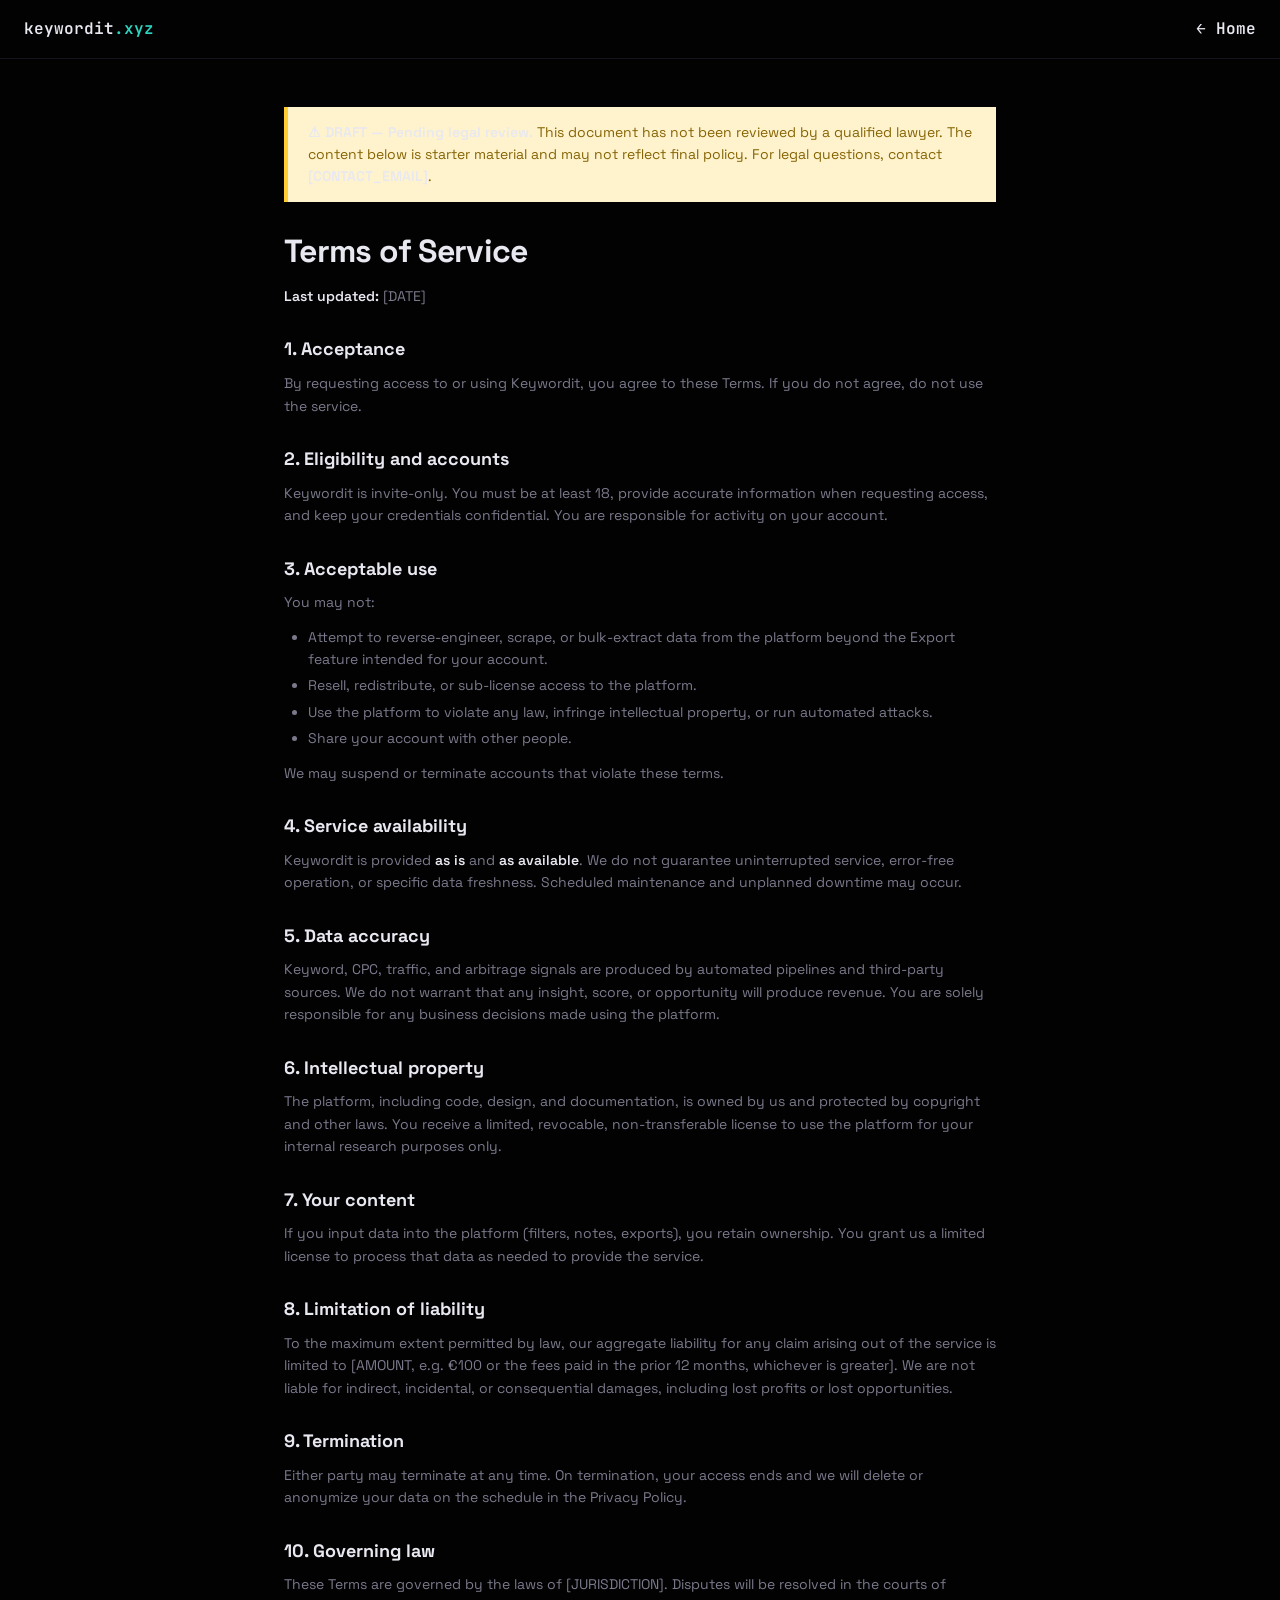
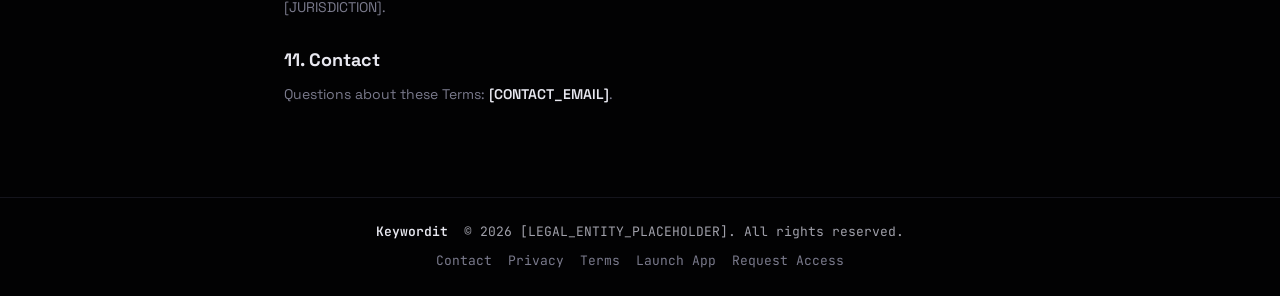
<file: terms.html>
<!DOCTYPE html>
<html lang="en" data-theme="dark">
<head>
<meta charset="UTF-8">
<meta name="viewport" content="width=device-width, initial-scale=1.0">
<meta name="description" content="Keywordit terms of service — DRAFT, pending legal review.">
<link rel="icon" href="data:image/svg+xml,<svg xmlns='http://www.w3.org/2000/svg' viewBox='0 0 100 100'><text y='.9em' font-size='90'>🔑</text></svg>">
<title>Keywordit — Terms of Service</title>

<meta property="og:title" content="Keywordit — Terms of Service">
<meta property="og:description" content="DRAFT terms of service for Keywordit, pending legal review.">
<meta property="og:type" content="website">
<meta property="og:url" content="https://keywordit.xyz/terms.html">
<meta property="og:image" content="https://keywordit.xyz/og-image.png">

<link rel="stylesheet" href="shared/base.css">
<link rel="preconnect" href="https://fonts.googleapis.com">
<link href="https://fonts.googleapis.com/css2?family=Space+Grotesk:wght@300;400;500;600;700&family=JetBrains+Mono:wght@400;500;600;700&display=swap" rel="stylesheet">
<style>
/* F-053: respect prefers-reduced-motion. */
@media (prefers-reduced-motion: reduce) {
  *, *::before, *::after {
    animation-duration: 0.01ms !important;
    animation-iteration-count: 1 !important;
    transition-duration: 0.01ms !important;
    scroll-behavior: auto !important;
  }
}

[data-theme="dark"] {
  --bg: #020203; --surface: #080810; --text: #e8e8f0; --text-dim: #7a7a8c; --text-muted: #a0a0aa;
  --border: #14141c; --accent: #2dd4bf;
}
[data-theme="light"] {
  --bg: #f5f5f7; --surface: #ffffff; --text: #1a1a2e; --text-dim: #5a5a70; --text-muted: #8a8a9a;
  --border: #dcdce4; --accent: #0d9488;
}
:root { --font: 'Space Grotesk', -apple-system, sans-serif; --mono: 'JetBrains Mono', monospace; }
*, *::before, *::after { box-sizing: border-box; margin: 0; padding: 0; }
body {
  font-family: var(--font); background: var(--bg); color: var(--text);
  min-height: 100vh; -webkit-font-smoothing: antialiased; line-height: 1.6;
}

/* Skip-link CSS — keep in sync with other pages. Wave 4 candidate refactor: shared/skip-link.css */
.skip-link {
  position: absolute; top: -40px; left: 8px;
  padding: 8px 14px;
  background: var(--accent, #2dd4bf); color: #000;
  font-family: var(--mono, monospace); font-size: 12px;
  border-radius: 4px; text-decoration: none;
  z-index: 10000;
}
.skip-link:focus { top: 8px; outline: 2px solid var(--text, #e8e8f0); outline-offset: 2px; }
#main-content:focus { outline: none; }

main {
  max-width: 760px; margin: 0 auto; padding: 48px 24px 80px;
}
main h1 { font-size: 32px; margin-bottom: 8px; letter-spacing: -0.02em; }
main h2 { font-size: 18px; margin-top: 28px; margin-bottom: 8px; color: var(--text); }
main p, main ul, main ol { font-size: 14px; color: var(--text-dim); margin-bottom: 12px; }
main ul, main ol { padding-left: 24px; }
main li { margin-bottom: 4px; }
main strong { color: var(--text); font-weight: 600; }
main a { color: var(--accent); text-decoration: underline; }
main hr { border: none; border-top: 1px solid var(--border); margin: 32px 0; }

/* F-016: DRAFT banner. role="status" (NOT role="alert" — no every-page-load
   announcement). Visible-amber styling regardless of theme so reviewers can't
   miss it. */
.draft-banner {
  background: #fff3cd; color: #856404;
  border-left: 4px solid #ffcc33;
  padding: 14px 20px; margin: 0 0 24px 0; font-size: 14px;
}

/* F-022: footer with bracketed placeholders. Reviewers must replace before
   announcing. Color contrast via design tokens — must pass 4.5:1 on bg. */
footer {
  border-top: 1px solid var(--border);
  padding: 24px;
  font-size: 13px;
  color: var(--text-muted);
  font-family: var(--mono);
  display: flex; flex-direction: column; gap: 8px; align-items: center;
}
.footer-row { display: flex; gap: 16px; flex-wrap: wrap; justify-content: center; }
.footer-row a { color: var(--text-dim); text-decoration: none; }
.footer-row a:hover { color: var(--text); }
.footer-brand { color: var(--text); font-weight: 600; }

/* F-020: tap-target minimum 44×44 (WCAG 2.5.5). */
a[role="button"], button, input[type="button"], input[type="submit"] {
  min-width: 44px;
  min-height: 44px;
}

nav.topbar {
  display: flex; justify-content: space-between; align-items: center;
  padding: 16px 24px; border-bottom: 1px solid var(--border);
}
nav.topbar a { color: var(--text); text-decoration: none; font-weight: 600; font-family: var(--mono); }
</style>
</head>
<body>

<a href="#main-content" class="skip-link">Skip to main content</a>

<nav class="topbar">
  <a href="/index.html">keywordit<span style="color:var(--accent)">.xyz</span></a>
  <a href="/index.html">← Home</a>
</nav>

<main id="main-content" tabindex="-1">

<div class="draft-banner" role="status">
  <strong>⚠ DRAFT — Pending legal review.</strong>
  This document has not been reviewed by a qualified lawyer. The content below is starter material and may not reflect final policy. For legal questions, contact <strong>[CONTACT_EMAIL]</strong>.
</div>

<h1>Terms of Service</h1>
<p><strong>Last updated:</strong> [DATE]</p>
<h2>1. Acceptance</h2>
<p>By requesting access to or using Keywordit, you agree to these Terms. If you do not agree, do not use the service.</p>
<h2>2. Eligibility and accounts</h2>
<p>Keywordit is invite-only. You must be at least 18, provide accurate information when requesting access, and keep your credentials confidential. You are responsible for activity on your account.</p>
<h2>3. Acceptable use</h2>
<p>You may not:</p>
<ul>
<li>Attempt to reverse-engineer, scrape, or bulk-extract data from the platform beyond the Export feature intended for your account.</li>
<li>Resell, redistribute, or sub-license access to the platform.</li>
<li>Use the platform to violate any law, infringe intellectual property, or run automated attacks.</li>
<li>Share your account with other people.</li>
</ul>
<p>We may suspend or terminate accounts that violate these terms.</p>
<h2>4. Service availability</h2>
<p>Keywordit is provided <strong>as is</strong> and <strong>as available</strong>. We do not guarantee uninterrupted service, error-free operation, or specific data freshness. Scheduled maintenance and unplanned downtime may occur.</p>
<h2>5. Data accuracy</h2>
<p>Keyword, CPC, traffic, and arbitrage signals are produced by automated pipelines and third-party sources. We do not warrant that any insight, score, or opportunity will produce revenue. You are solely responsible for any business decisions made using the platform.</p>
<h2>6. Intellectual property</h2>
<p>The platform, including code, design, and documentation, is owned by us and protected by copyright and other laws. You receive a limited, revocable, non-transferable license to use the platform for your internal research purposes only.</p>
<h2>7. Your content</h2>
<p>If you input data into the platform (filters, notes, exports), you retain ownership. You grant us a limited license to process that data as needed to provide the service.</p>
<h2>8. Limitation of liability</h2>
<p>To the maximum extent permitted by law, our aggregate liability for any claim arising out of the service is limited to [AMOUNT, e.g. €100 or the fees paid in the prior 12 months, whichever is greater]. We are not liable for indirect, incidental, or consequential damages, including lost profits or lost opportunities.</p>
<h2>9. Termination</h2>
<p>Either party may terminate at any time. On termination, your access ends and we will delete or anonymize your data on the schedule in the Privacy Policy.</p>
<h2>10. Governing law</h2>
<p>These Terms are governed by the laws of [JURISDICTION]. Disputes will be resolved in the courts of [JURISDICTION].</p>
<h2>11. Contact</h2>
<p>Questions about these Terms: <strong>[CONTACT_EMAIL]</strong>.</p>

</main>

<footer>
  <div class="footer-row">
    <span class="footer-brand">Keywordit</span>
    <span>© 2026 [LEGAL_ENTITY_PLACEHOLDER]. All rights reserved.</span>
  </div>
  <div class="footer-row">
    <a href="mailto:[CONTACT_EMAIL_PLACEHOLDER]">Contact</a>
    <a href="/privacy.html">Privacy</a>
    <a href="/terms.html">Terms</a>
    <a href="/login.html">Launch App</a>
    <a href="/login.html?tab=request">Request Access</a>
  </div>
</footer>

<script src="shared/theme.js"></script>
</body>
</html>
</file>
<file: shared/base.css>
/* ============================================================
   shared/base.css — Keywordit Design System
   Single source of truth for theme variables, reset, typography.
   Include BEFORE any page-specific <style> blocks.
   ============================================================ */

@import url('https://fonts.googleapis.com/css2?family=Space+Grotesk:wght@300;400;500;600;700&family=JetBrains+Mono:wght@400;500;600;700&display=swap');

/* ── ROOT TOKENS ── */
:root {
  --font-sans: 'Space Grotesk', -apple-system, sans-serif;
  --font-mono: 'JetBrains Mono', 'SF Mono', monospace;
  --radius-sm: 4px;
  --radius-md: 8px;
  --radius-lg: 16px;
  --transition-fast: 0.15s ease;
  --transition-med: 0.25s ease;
}

/* ── DARK THEME (default) ── */
[data-theme="dark"] {
  --bg-base: #020203;
  --bg-surface: #080810;
  --bg-raised: #0e0e14;
  --bg-elevated: #14141c;
  --bg-hover: #1a1a24;
  --bg-input: #0e0e14;
  --text-primary: #e8e8f0;
  --text-secondary: #7a7a8c;
  --text-tertiary: #4a4a58;
  --text-muted: #2e2e3a;
  --border: #141418;
  --border-light: #1c1c24;
  --border-focus: #2dd4bf;

  --accent: #2dd4bf;
  --accent-dim: rgba(45,212,191,0.12);
  --accent-hover: rgba(45,212,191,0.18);
  --accent-text: #2dd4bf;

  --c-green: #22c55e;
  --c-green-dim: rgba(34,197,94,0.12);
  --c-amber: #f59e0b;
  --c-amber-dim: rgba(245,158,11,0.12);
  --c-red: #ef4444;
  --c-red-dim: rgba(239,68,68,0.10);
  --c-cyan: #06b6d4;
  --c-cyan-dim: rgba(6,182,212,0.10);
  --c-purple: #a78bfa;
  --c-purple-dim: rgba(167,139,250,0.10);
  --c-gray: #6b7280;
  --c-gray-dim: rgba(107,114,128,0.10);

  --status-ok: #22c55e;
  --status-warn: #f59e0b;
  --status-error: #ef4444;

  --shadow-dropdown: 0 12px 40px rgba(0,0,0,0.7);

  /* Legacy aliases for pages still using old names */
  --bg: var(--bg-base);
  --surface: var(--bg-surface);
  --teal: var(--accent);
  --teal-glow: var(--accent-dim);
  --text: var(--text-primary);
  --text-dim: var(--text-secondary);
  --red: var(--c-red);
  --green: var(--c-green);
  --amber: var(--c-amber);
}

/* ── LIGHT THEME ── */
[data-theme="light"] {
  --bg-base: #f5f5f7;
  --bg-surface: #ffffff;
  --bg-raised: #f0f0f3;
  --bg-elevated: #e8e8ec;
  --bg-hover: #e0e0e6;
  --bg-input: #ffffff;
  --text-primary: #1a1a2e;
  --text-secondary: #5a5a70;
  --text-tertiary: #8a8a9a;
  --text-muted: #b0b0c0;
  --border: #dcdce4;
  --border-light: #e8e8f0;
  --border-focus: #0d9488;

  --accent: #0d9488;
  --accent-dim: rgba(13,148,136,0.08);
  --accent-hover: rgba(13,148,136,0.14);
  --accent-text: #0d9488;

  --c-green: #16a34a;
  --c-green-dim: rgba(22,163,74,0.10);
  --c-amber: #d97706;
  --c-amber-dim: rgba(217,119,6,0.10);
  --c-red: #dc2626;
  --c-red-dim: rgba(220,38,38,0.08);
  --c-cyan: #0891b2;
  --c-cyan-dim: rgba(8,145,178,0.08);
  --c-purple: #7c3aed;
  --c-purple-dim: rgba(124,58,237,0.08);
  --c-gray: #6b7280;
  --c-gray-dim: rgba(107,114,128,0.08);

  --status-ok: #16a34a;
  --status-warn: #d97706;
  --status-error: #dc2626;

  --shadow-dropdown: 0 8px 32px rgba(0,0,0,0.12);

  /* Legacy aliases */
  --bg: var(--bg-base);
  --surface: var(--bg-surface);
  --teal: var(--accent);
  --teal-glow: var(--accent-dim);
  --text: var(--text-primary);
  --text-dim: var(--text-secondary);
  --red: var(--c-red);
  --green: var(--c-green);
  --amber: var(--c-amber);
}

/* ── RESET ── */
*, *::before, *::after { box-sizing: border-box; margin: 0; padding: 0; }

body {
  font-family: var(--font-sans);
  background: var(--bg-base);
  color: var(--text-primary);
  -webkit-font-smoothing: antialiased;
}

/* ── SHARED COMPONENTS ── */

/* Auth gate overlay */
.auth-gate {
  position: fixed; inset: 0; z-index: 9999;
  background: var(--bg-base);
  display: flex; align-items: center; justify-content: center;
  font-family: var(--font-mono); font-size: 13px;
  color: var(--text-secondary);
}
.auth-gate .msg { color: var(--text-tertiary); }

/* Theme toggle button */
.theme-toggle {
  width: 36px; height: 36px; border-radius: 50%;
  background: transparent; border: 1px solid var(--border);
  color: var(--text-secondary); cursor: pointer;
  display: flex; align-items: center; justify-content: center;
  font-size: 16px; transition: border-color var(--transition-fast);
}
.theme-toggle:hover { border-color: var(--accent); color: var(--text-primary); }

/* Badge / pill */
.badge {
  display: inline-block;
  padding: 2px 8px;
  border-radius: var(--radius-sm);
  font-size: 10px;
  font-family: var(--font-mono);
  text-transform: uppercase;
  letter-spacing: 0.04em;
}
.badge-green { background: var(--c-green-dim); color: var(--c-green); }
.badge-amber { background: var(--c-amber-dim); color: var(--c-amber); }
.badge-red   { background: var(--c-red-dim);   color: var(--c-red); }
.badge-cyan  { background: var(--c-cyan-dim);  color: var(--c-cyan); }

/* Status dot */
.sys-dot {
  width: 7px; height: 7px; border-radius: 50%; flex-shrink: 0;
}
.sys-dot.ok    { background: var(--status-ok);    box-shadow: 0 0 6px var(--status-ok); }
.sys-dot.warn  { background: var(--status-warn);  box-shadow: 0 0 6px var(--status-warn); }
.sys-dot.error { background: var(--status-error); box-shadow: 0 0 6px var(--status-error); }
.sys-dot.off   { background: var(--text-muted); }

/* Spinner */
@keyframes spin { to { transform: rotate(360deg); } }
.spinner {
  width: 20px; height: 20px;
  border: 2px solid var(--border);
  border-top-color: var(--accent);
  border-radius: 50%;
  animation: spin 0.8s linear infinite;
}

/* ── COMMAND PALETTE ── */
.palette-overlay {
  position: fixed; inset: 0;
  background: rgba(0,0,0,0.6);
  z-index: 10000;
  display: flex; align-items: flex-start; justify-content: center;
  padding-top: 20vh;
}
.palette-box {
  width: 560px; max-width: 90vw; max-height: 60vh;
  background: var(--bg-raised);
  border: 1px solid var(--border-light);
  border-radius: var(--radius-lg);
  overflow: hidden;
  box-shadow: 0 20px 60px rgba(0,0,0,0.5);
}
.palette-input {
  width: 100%; padding: 16px 20px;
  background: transparent; border: none;
  border-bottom: 1px solid var(--border);
  color: var(--text-primary);
  font-size: 16px; font-family: var(--font-sans);
  outline: none;
}
.palette-input::placeholder { color: var(--text-muted); }
.palette-results { overflow-y: auto; max-height: calc(60vh - 60px); }
.palette-category {
  padding: 8px 20px 4px;
  font-size: 10px; text-transform: uppercase;
  letter-spacing: 0.08em;
  color: var(--text-tertiary);
  font-family: var(--font-mono);
}
.palette-item {
  display: flex; align-items: center; justify-content: space-between;
  padding: 10px 20px; cursor: pointer;
  transition: background var(--transition-fast);
}
.palette-item:hover, .palette-item.active { background: var(--accent-dim); }
.palette-item-label { font-size: 14px; color: var(--text-primary); }
.palette-item-shortcut {
  font-size: 11px; color: var(--text-muted);
  font-family: var(--font-mono);
  padding: 2px 6px;
  border: 1px solid var(--border);
  border-radius: var(--radius-sm);
}

/* ── PIPELINE TAB ── */
.pipeline-grid { display: grid; grid-template-columns: 1fr 1fr; gap: 16px; padding: 20px 24px; }
.pipeline-card { background: var(--bg-raised); border: 1px solid var(--border); border-radius: var(--radius-lg); padding: 20px; }
.pipeline-card-title { font-family: var(--font-mono); font-size: 11px; color: var(--text-tertiary); text-transform: uppercase; letter-spacing: 0.06em; margin-bottom: 12px; }
.pipeline-status-value { font-size: 24px; font-weight: 700; margin-bottom: 16px; }
.pipeline-status-value.ok { color: var(--status-ok); }
.pipeline-status-value.warn { color: var(--status-warn); }
.pipeline-status-value.error { color: var(--status-error); }
.pipeline-meta { font-size: 12px; color: var(--text-secondary); font-family: var(--font-mono); line-height: 1.8; margin-bottom: 16px; }
.pipeline-meta span { color: var(--text-primary); }
.stage-timeline { list-style: none; }
.stage-item { display: flex; align-items: center; gap: 10px; padding: 6px 0; border-bottom: 1px solid var(--border); font-size: 12px; }
.stage-icon { width: 20px; text-align: center; font-size: 14px; }
.stage-icon.done { color: var(--status-ok); }
.stage-icon.pending { color: var(--text-muted); }
.stage-icon.error { color: var(--status-error); }
.stage-icon.running { color: var(--c-amber); }
.stage-name { font-family: var(--font-mono); color: var(--text-secondary); flex: 1; }
.stage-duration { font-family: var(--font-mono); color: var(--text-tertiary); font-size: 11px; }
.run-history { display: flex; gap: 8px; overflow-x: auto; padding-bottom: 8px; }
.run-card { background: var(--bg-surface); border: 1px solid var(--border); border-radius: var(--radius-md); padding: 12px; min-width: 100px; text-align: center; flex-shrink: 0; }
.run-card-date { font-family: var(--font-mono); font-size: 10px; color: var(--text-tertiary); margin-bottom: 4px; }
.run-card-golden { font-size: 20px; font-weight: 700; color: var(--c-green); }
.run-card-total { font-size: 10px; color: var(--text-muted); margin-top: 2px; }
.error-list { max-height: 300px; overflow-y: auto; }
.error-item { padding: 8px 0; border-bottom: 1px solid var(--border); }
.error-timestamp { font-family: var(--font-mono); font-size: 10px; color: var(--text-tertiary); }
.error-stage { font-family: var(--font-mono); font-size: 11px; color: var(--c-amber); margin-left: 8px; }
.error-msg { font-size: 12px; color: var(--c-red); margin-top: 4px; white-space: nowrap; overflow: hidden; text-overflow: ellipsis; max-width: 100%; cursor: pointer; }
.error-msg.expanded { white-space: normal; }
.btn-run-now { background: var(--accent); color: #000; border: none; padding: 10px 24px; border-radius: var(--radius-md); font-weight: 600; font-size: 13px; cursor: pointer; transition: all 0.2s; }
.btn-run-now:hover { box-shadow: 0 0 20px var(--accent-dim); transform: translateY(-1px); }
.btn-run-now:disabled { opacity: 0.5; cursor: not-allowed; transform: none; box-shadow: none; }
@media (max-width: 768px) { .pipeline-grid { grid-template-columns: 1fr; } .pipeline-card[style*="span 2"] { grid-column: span 1; } }
</file>
